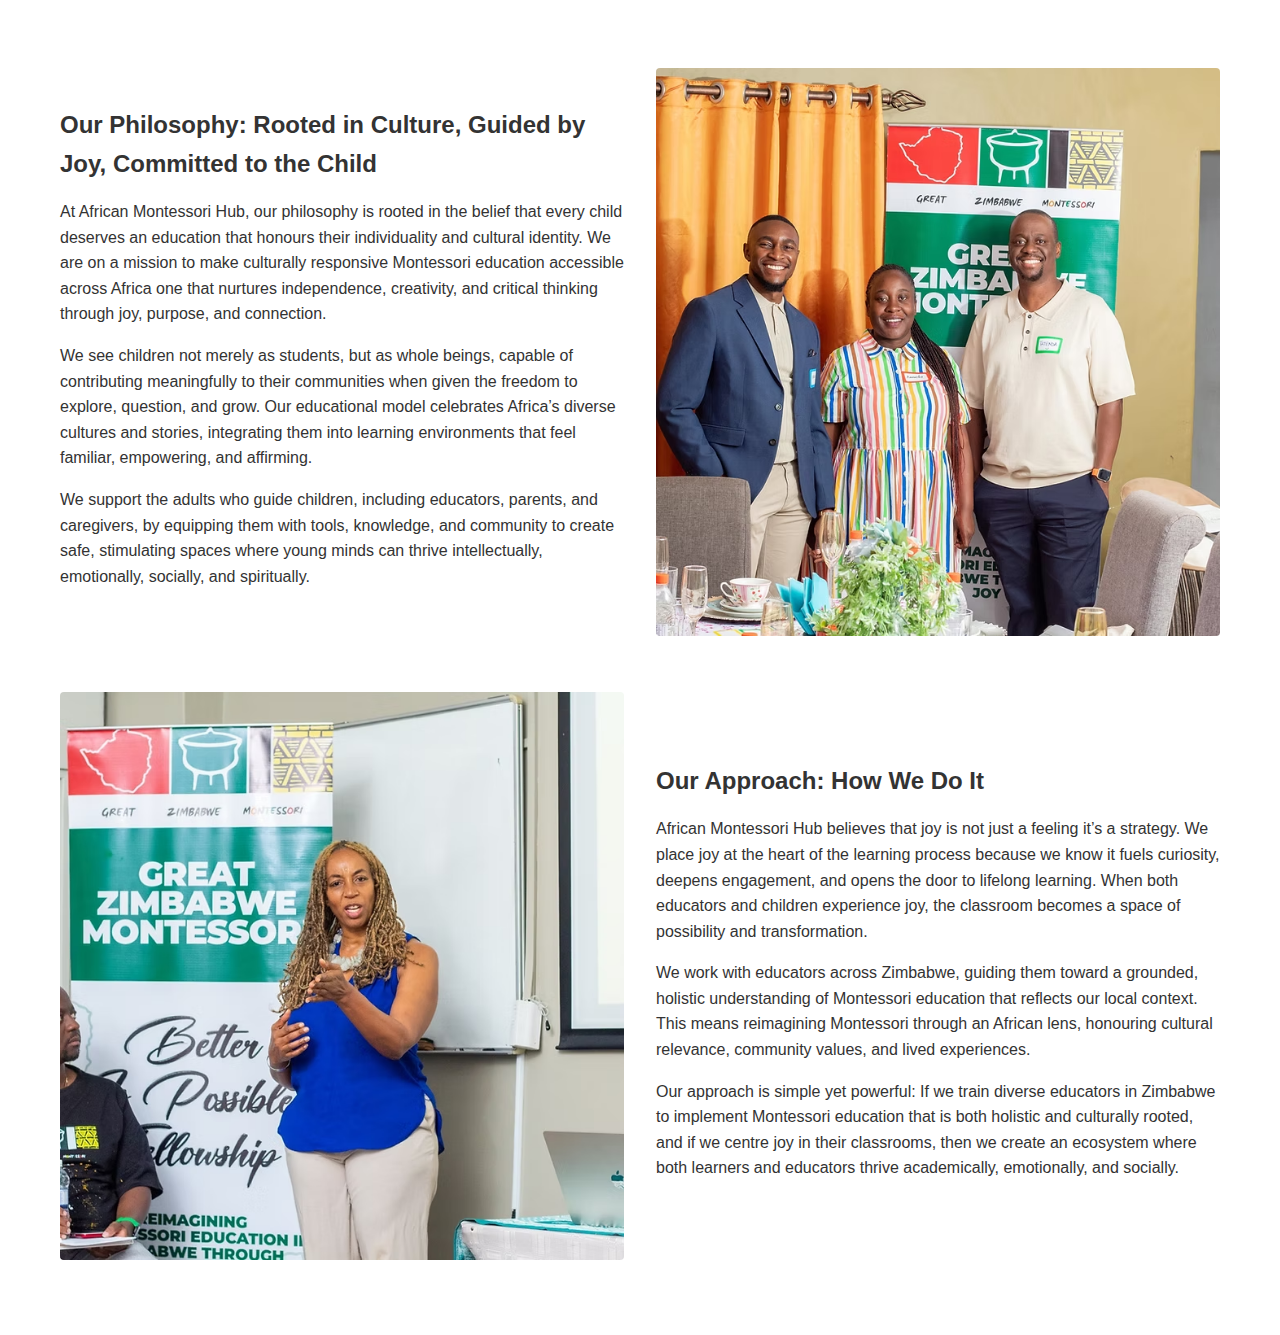
<file: about-page-demo.html>
<!DOCTYPE html>
<html lang="en">
<head>
    <meta charset="UTF-8">
    <meta name="viewport" content="width=device-width, initial-scale=1.0">
    <title>Bio Layout</title>
    <style>
        /* Base styles */
        * {
            margin: 0;
            padding: 0;
            box-sizing: border-box;
        }

        body {
            font-family: 'Segoe UI', Tahoma, Geneva, Verdana, sans-serif;
            line-height: 1.6;
            color: #333;
            max-width: 1200px;
            margin: 0 auto;
            padding: 20px;
        }

        h1 {
            font-size: 1.8rem;
            margin-bottom: 1rem;
        }

        h2 {
            font-size: 1.5rem;
            margin-bottom: 1rem;
        }

        p {
            margin-bottom: 1rem;
        }

        .italicD {
            font-style: italic;
        }

        /* Bio section styles */
        .bio-sectionD {
            display: flex;
            flex-direction: row;
            margin: 3rem 0;
            gap: 2rem;
            align-items: center;
        }

        .bio-contentD {
            flex: 1;
        }

        .bio-imageD {
            flex: 1;
            text-align: center;
        }

        .bio-imageD img {
            max-width: 100%;
            height: auto;
            border-radius: 4px;
        }

        /* Reverse layout for second section */
        .bio-sectionD.reverseD {
            flex-direction: row-reverse;
        }

        /* Responsive styles */
        @media (max-width: 768px) {
            .bio-sectionD, .bio-sectionD.reverseD {
                flex-direction: column;
            }

            .bio-contentD, .bio-imageD {
                width: 100%;
            }

            h1 {
                font-size: 1.5rem;
            }

            h2 {
                font-size: 1.3rem;
            }
        }
    </style>
</head>
<body>
    
    <!-- First bio section - Text on left, Image on right -->
    <section class="bio-sectionD">
        <div class="bio-contentD">
            <h2>Our Philosophy: Rooted in Culture, Guided by Joy, Committed to the Child</h2>
            
            <p>At African Montessori Hub, our philosophy is rooted in the belief that every child deserves an education that honours their individuality and cultural identity. We are on a mission to make culturally responsive Montessori education accessible across Africa one that nurtures independence, creativity, and critical thinking through joy, purpose, and connection.</p>
            
            <p>We see children not merely as students, but as whole beings, capable of contributing meaningfully to their communities when given the freedom to explore, question, and grow. Our educational model celebrates Africa’s diverse cultures and stories, integrating them into learning environments that feel familiar, empowering, and affirming.</p>
             <p>We support the adults who guide children, including educators, parents, and caregivers, by equipping them with tools, knowledge, and community to create safe, stimulating spaces where young minds can thrive intellectually, emotionally, socially, and spiritually.

             </p>
          </div>
        <div class="bio-imageD">
            <img src="img/about1.avif" alt="Portrait of a person in red overalls">
        </div>
    </section>

    <!-- Second bio section - Image on left, Text on right -->
    <section class="bio-sectionD reverseD">
        <div class="bio-contentD">
            <h2>Our Approach: How We Do It</h2>
            
            <p>African Montessori Hub believes that joy is not just a feeling it’s a strategy. We place joy at the heart of the learning process because we know it fuels curiosity, deepens engagement, and opens the door to lifelong learning. When both educators and children experience joy, the classroom becomes a space of possibility and transformation.</p>
            
            <p>We work with educators across Zimbabwe, guiding them toward a grounded, holistic understanding of Montessori education that reflects our local context. This means reimagining Montessori through an African lens, honouring cultural relevance, community values, and lived experiences.</p>
            
            <p>Our approach is simple yet powerful:
              If we train diverse educators in Zimbabwe to implement Montessori education that is both holistic and culturally rooted, and if we centre joy in their classrooms, then we create an ecosystem where both learners and educators thrive academically, emotionally, and socially.</p>
        </div>
        <div class="bio-imageD">
            <img src="img/about2.avif" alt="Person teaching in a classroom setting">
        </div>
    </section>
</body>
</html>
</file>
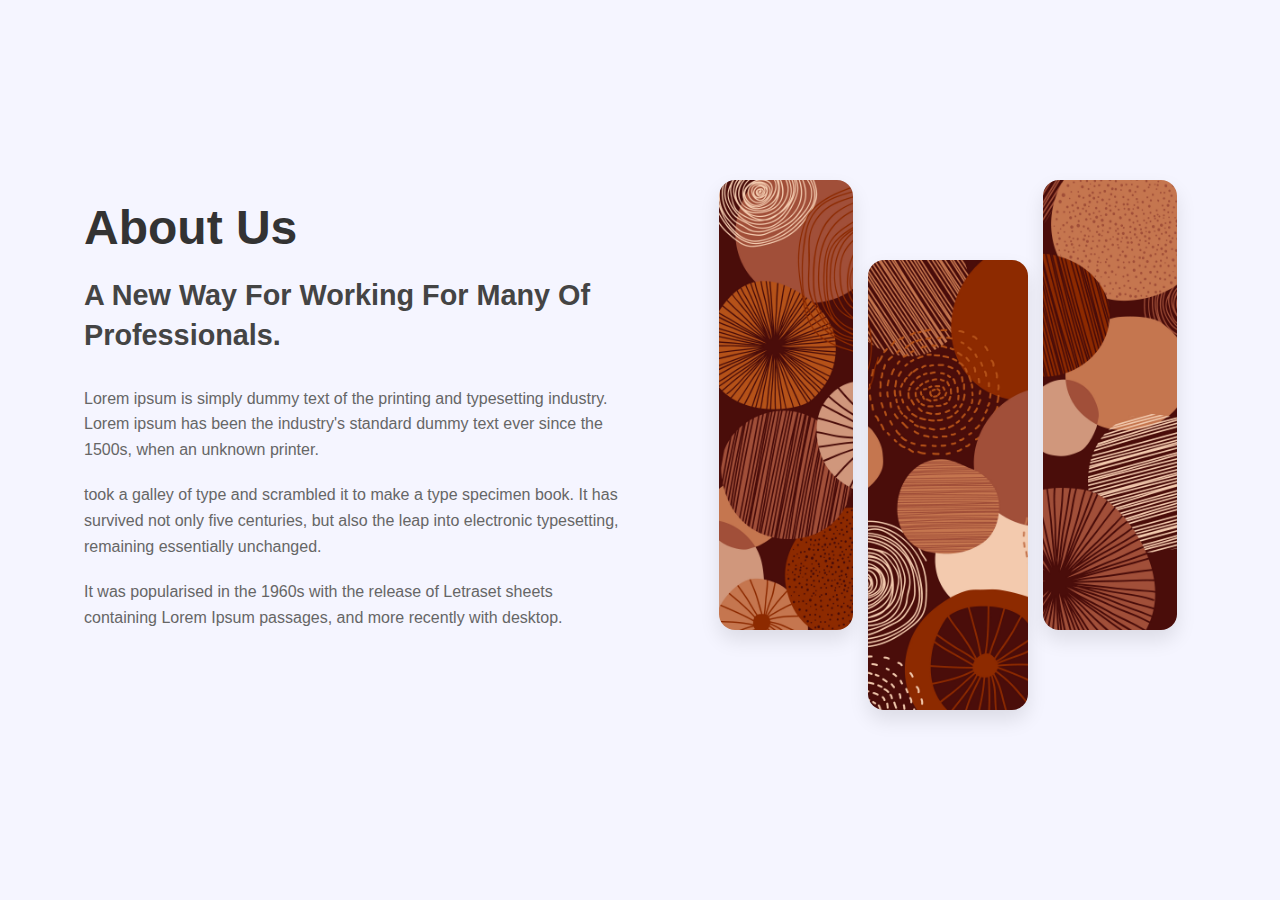
<file: about1.html>
<!DOCTYPE html>
<html lang="en">
<head>
    <meta charset="UTF-8">
    <meta name="viewport" content="width=device-width, initial-scale=1.0">
    <title>About Us</title>
    <style>
        * {
            margin: 0;
            padding: 0;
            box-sizing: border-box;
            font-family: 'Segoe UI', Tahoma, Geneva, Verdana, sans-serif;
        }

        body {
            min-height: 100vh;
            display: flex;
            justify-content: center;
            align-items: center;
            background-color: #f5f5ff;
            position: relative;
            overflow-x: hidden;
        }



        .containerA {
            width: 90%;
            max-width: 1200px;
            margin: 40px auto;
            display: flex;
            flex-direction: column;
            gap: 40px;
        }

        .content-sectionA {
            display: flex;
            flex-direction: column;
            gap: 40px;
        }

        .text-contentA {
            flex: 1;
            padding: 20px;
        }

        .image-contentA {
            flex: 1;
            display: flex;
            gap: 15px;
            justify-content: center;
            align-items: flex-start; /* Align items to the top */
            height: 500px; /* Increased height to accommodate the lowered middle pane */
        }

        .image-sliceA {
            height: 450px;
            border-radius: 16px;
            overflow: hidden;
            box-shadow: 0 10px 20px rgba(0, 0, 0, 0.1);
        }

        .slice-1A, .slice-3A {
            width: 25%;
        }

        .slice-2A {
            width: 30%;
            margin-top: 80px; /* This lowers the middle pane */
        }

        .image-sliceA img {
            width: 100%;
            height: 100%;
            object-fit: cover;
            object-position: center;
        }

        h1 {
            font-size: 3rem;
            color: #333;
            margin-bottom: 20px;
        }

        h2 {
            font-size: 1.8rem;
            color: #444;
            margin-bottom: 30px;
            line-height: 1.4;
        }

        p {
            color: #666;
            line-height: 1.6;
            margin-bottom: 20px;
        }

       
        /* Responsive design */
        @media (min-width: 768px) {
            .content-sectionA {
                flex-direction: row;
            }
        }

        @media (max-width: 767px) {
            .image-contentA {
                height: 400px;
            }
            
            .image-sliceA {
                height: 350px;
            }
            
            .slice-2A {
                margin-top: 30px; /* Reduced offset on smaller screens */
            }
            
            h1 {
                font-size: 2.5rem;
            }
            
            h2 {
                font-size: 1.5rem;
            }
        }

        @media (max-width: 480px) {
            .image-contentA {
                height: 300px;
            }
            
            .image-sliceA {
                height: 250px;
            }
            
            .slice-2A {
                margin-top: 20px; /* Even smaller offset on mobile */
            }
            
            h1 {
                font-size: 2rem;
            }
            
            h2 {
                font-size: 1.2rem;
            }
            
            .slice-1A, .slice-3A {
                width: 30%;
            }
            
            .slice-2A {
                width: 35%;
            }
        }
    </style>
</head>
<body>
    
    <div class="containerA">
        <div class="content-sectionA">
            <div class="text-contentA">
                <h1>About Us</h1>
                <h2>A New Way For Working For Many Of Professionals.</h2>
                <p>
                    Lorem ipsum is simply dummy text of the printing and typesetting industry.
                    Lorem ipsum has been the industry's standard dummy
                    text ever since the 1500s, when an unknown printer.
                </p>
                <p>
                    took a galley of type and scrambled it to make a type specimen book. It has
                    survived not only five centuries, but also the leap into electronic typesetting,
                    remaining essentially unchanged.
                </p>
                <p>
                    It was popularised in the 1960s with the release of Letraset sheets containing
                    Lorem Ipsum passages, and more recently with desktop.
                </p>
            </div>
            <div class="image-contentA">
                <div class="image-sliceA slice-1A">
                    <img src="img/motif1.jpg" alt="Mosque left section" style="object-position: left">
                </div>
                <div class="image-sliceA slice-2A">
                    <img src="img/motif1.jpg" alt="Mosque middle section" style="object-position: center">
                </div>
                <div class="image-sliceA slice-3A">
                    <img src="img/motif1.jpg" alt="Mosque right section" style="object-position: right">
                </div>
            </div>
        </div>
        <div class="footer">
            
        </div>
    </div>
</body>
</html>
</file>
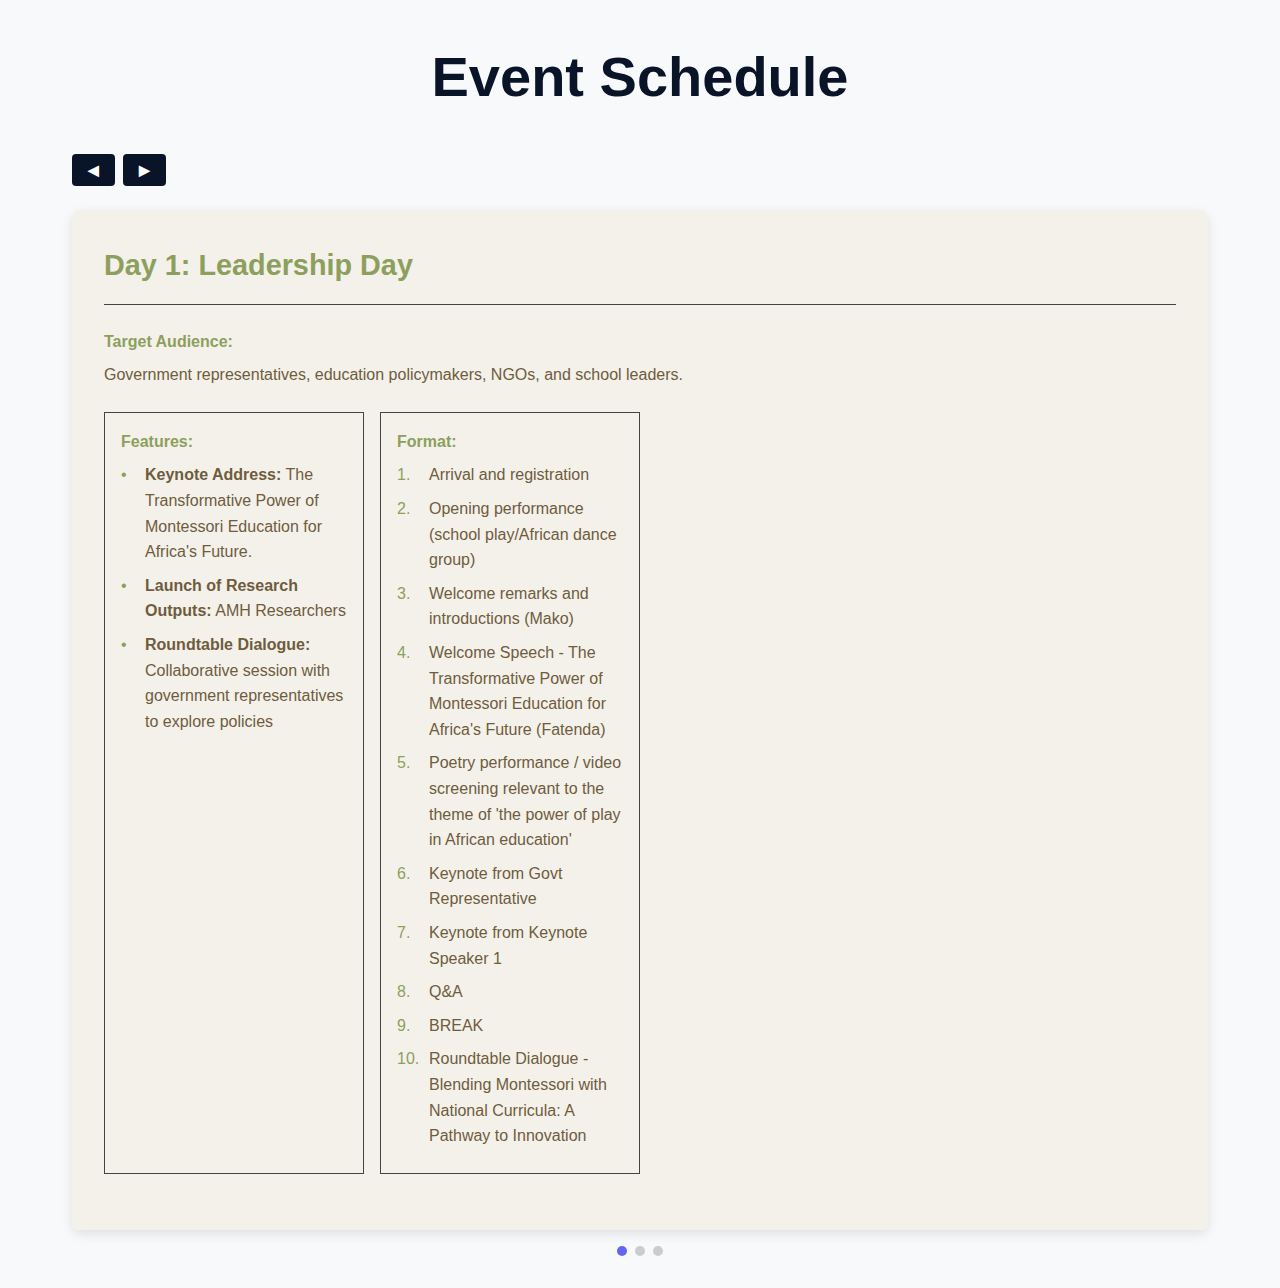
<file: conf2.html>
<!DOCTYPE html>
<html lang="en">
<head>
    <meta charset="UTF-8">
    <meta name="viewport" content="width=device-width, initial-scale=1.0">
    <title>Event Schedule</title>
    <style>
        /* Base styles */
        * {
            margin: 0;
            padding: 0;
            box-sizing: border-box;
            font-family: 'Segoe UI', Tahoma, Geneva, Verdana, sans-serif;
        }

        body {
            background-color: #f8f9fa;
            color: #0a1429;
            line-height: 1.6;
        }

        .containerHH {
            max-width: 1200px;
            margin: 0 auto;
            padding: 2rem;
        }

        .headerHH {
            text-align: center;
            margin-bottom: 2rem;
        }

        .headerHH h1 {
            font-size: 3.5rem;
            font-weight: 800;
            color: #0a1429;
            margin-bottom: 1rem;
        }

        .controlsHH {
            display: flex;
            justify-content: space-between;
            align-items: center;
            margin-bottom: 1.5rem;
        }

        .nav-buttonsHH {
            display: flex;
            gap: 0.5rem;
        }

        .nav-btnHH, .view-btnHH {
            background-color: #0a1429;
            color: white;
            border: none;
            padding: 0.5rem 1rem;
            cursor: pointer;
            font-weight: 600;
            border-radius: 4px;
            font-size: 0.9rem;
        }

        .nav-btnHH:hover, .view-btnHH:hover {
            background-color: #1a2b4a;
        }

        .today-btnHH {
            background-color: #0a1429;
        }

        .month-displayHH {
            font-size: 1.5rem;
            font-weight: 700;
            color: #0a1429;
        }

        .view-optionsHH {
            display: flex;
            gap: 0.5rem;
        }

        .view-btnHH {
            background-color: #0a1429;
        }

        .view-btnHH.active {
            background-color: #6366f1;
        }

        .carousel-containerHH {
            position: relative;
            overflow: hidden;
            border-radius: 8px;
            box-shadow: 0 4px 12px rgba(0, 0, 0, 0.1);
            background-color: #fff;
        }

        .carouselHH {
            display: flex;
            transition: transform 0.5s ease;
        }

        .carousel-slideHH {
            min-width: 100%;
            padding: 2rem;
            background-color: #f4f1ea;
            color: #6e5c3d;
        }

        .carousel-indicatorsHH {
            display: flex;
            justify-content: center;
            gap: 0.5rem;
            margin-top: 1rem;
        }

        .indicatorHH {
            width: 10px;
            height: 10px;
            border-radius: 50%;
            background-color: #ccc;
            cursor: pointer;
        }

        .indicatorHH.active {
            background-color: #6366f1;
        }

        .day-headerHH {
            display: flex;
            justify-content: space-between;
            margin-bottom: 1.5rem;
            border-bottom: 1px solid #444;
            padding-bottom: 1rem;
        }

        .day-titleHH {
            font-size: 1.8rem;
            font-weight: 700;
            color: #8d9f5d;
        }

        .audience-sectionHH {
            margin-bottom: 1.5rem;
        }

        .section-titleHH {
            font-weight: 700;
            margin-bottom: 0.5rem;
            color: #8d9f5d;
        }

        .content-gridHH {
            display: grid;
            grid-template-columns: 1fr 1fr 2fr;
            gap: 1rem;
            margin-bottom: 1.5rem;
        }

        .content-cellHH {
            border: 1px solid #444;
            padding: 1rem;
        }

        .feature-listHH, .format-listHH {
            list-style-type: none;
        }

        .feature-listHH li, .format-listHH li {
            margin-bottom: 0.5rem;
            position: relative;
            padding-left: 1.5rem;
        }

        .feature-listHH li:before, .format-listHH li:before {
            content: "•";
            position: absolute;
            left: 0;
            color: #8d9f5d;
        }

        .format-listHH {
            counter-reset: item;
        }

        .format-listHH li {
            counter-increment: item;
            padding-left: 2rem;
        }

        .format-listHH li:before {
            content: counter(item) ".";
            position: absolute;
            left: 0;
            color: #8d9f5d;
        }

        @media (max-width: 768px) {
            .headerHH h1 {
                font-size: 2.5rem;
            }

            .controlsHH {
                flex-direction: column;
                gap: 1rem;
            }

            .content-gridHH {
                grid-template-columns: 1fr;
            }
        }
    </style>
</head>
<body>
    <div class="containerHH">
        <div class="headerHH">
            <h1>Event Schedule</h1>
        </div>

        <div class="controlsHH">
            <div class="nav-buttonsHH">
                <button class="nav-btnHH prev-btnHH">&#9664;</button>
                <button class="nav-btnHH next-btnHH">&#9654;</button>
            </div>
        </div>

        <div class="carousel-containerHH">
            <div class="carouselHH">
                <div class="carousel-slideHH">
                    <div class="day-headerHH">
                        <div class="day-titleHH">Day 1: Leadership Day</div>
                    </div>

                    <div class="audience-sectionHH">
                        <div class="section-titleHH">Target Audience:</div>
                        <p>Government representatives, education policymakers, NGOs, and school leaders.</p>
                    </div>

                    <div class="content-gridHH">
                        <div class="content-cellHH">
                            <div class="section-titleHH">Features:</div>
                            <ul class="feature-listHH">
                                <li><strong>Keynote Address:</strong> The Transformative Power of Montessori Education for Africa's Future.</li>
                                <li><strong>Launch of Research Outputs:</strong> AMH Researchers</li>
                                <li><strong>Roundtable Dialogue:</strong> Collaborative session with government representatives to explore policies</li>
                            </ul>
                        </div>

                        <div class="content-cellHH">
                            <div class="section-titleHH">Format:</div>
                            <ol class="format-listHH">
                                <li>Arrival and registration</li>
                                <li>Opening performance (school play/African dance group)</li>
                                <li>Welcome remarks and introductions (Mako)</li>
                                <li>Welcome Speech - The Transformative Power of Montessori Education for Africa's Future (Fatenda)</li>
                                <li>Poetry performance / video screening relevant to the theme of 'the power of play in African education'</li>
                                <li>Keynote from Govt Representative</li>
                                <li>Keynote from Keynote Speaker 1</li>
                                <li>Q&A</li>
                                <li>BREAK</li>
                                <li>Roundtable Dialogue - Blending Montessori with National Curricula: A Pathway to Innovation</li>
                            </ol>
                        </div>
                    </div>
                </div>

                <!-- Day 2 -->
                <div class="carousel-slideHH">
                  <div class="day-headerHH">
                      <div class="day-titleHH">Day 2: Learning Day</div>
                  </div>
                  
                  <div class="audience-sectionHH">
                      <div class="section-titleHH">Target Audience:</div>
                      <p>Montessori guides, teachers, researchers, and learners.</p>
                  </div>
                  
                  <div class="content-gridHH">
                      <div class="content-cellHH">
                          <div class="section-titleHH">Features:</div>
                          <ul class="feature-listHH">
                              <li>
                                  <strong>Workshops:</strong> Hands-on sessions focused on Montessori materials, child development, and classroom management.
                              </li>
                              <li>
                                  <strong>Marketplace of Ideas:</strong> Exhibition booths featuring Montessori materials, resources, and innovations in education.
                              </li>
                          </ul>
                      </div>
                      
                      <div class="content-cellHH">
                          <div class="section-titleHH">Workshop Topics:</div>
                          <p>A cornucopia of 3-4 workshops offering distinct topics that will explore different topics of interest:</p>
                          <ol class="format-listHH">
                              <li>A topic on play and child development</li>
                              <li>A topic on the deeper meanings of the Montessori materials</li>
                              <li>A topic on protecting children in play spaces</li>
                              <li>A topic on innovation in education</li>
                          </ol>
                      </div>
                      
                      <div class="content-cellHH">
                          <div class="section-titleHH">Exhibition:</div>
                          <p>Bippers Exhibits and other exhibitors showcasing Montessori materials, resources, and innovations in education.</p>
                      </div>
                  </div>
              </div>
              
              <!-- Day 3 -->
              <div class="carousel-slideHH">
                  <div class="day-headerHH">
                      <div class="day-titleHH">Day 3: Day-Dreaming Day</div>
                  </div>
                  
                  <div class="audience-sectionHH">
                      <div class="section-titleHH">Target Audience:</div>
                      <p>All participants, with a focus on celebrating success and envisioning the future.</p>
                  </div>
                  
                  <div class="content-gridHH">
                      <div class="content-cellHH">
                          <div class="section-titleHH">Features:</div>
                          <ul class="feature-listHH">
                              <li>
                                  <strong>TED-Style Talks:</strong> Inspiring presentations from African and global leaders, educators, and innovators.
                              </li>
                              <li>
                                  <strong>Brainstorming Session:</strong> Collaborative ideation on scaling Montessori education and addressing challenges in implementation.
                              </li>
                              <li>
                                  <strong>Awards Ceremony:</strong> Recognizing pioneers and contributors to Montessori education on the continent.
                              </li>
                          </ul>
                      </div>
                      
                      <div class="content-cellHH">
                          <div class="section-titleHH">Speakers:</div>
                          <p>Proposed speakers include Nicole Bergeron, Dr Ayize, Vee Kativhu and others who will share inspiring presentations on Montessori education and its impact.</p>
                      </div>
                      
                      <div class="content-cellHH">
                          <div class="section-titleHH">Collaborative Session:</div>
                          <p>A co-creation session for the most pressing challenges teachers are facing, with a focus on developing actionable solutions and future initiatives.</p>
                      </div>
                  </div>
              </div>
          </div>
          
            </div>

            <div class="carousel-indicatorsHH">
                <div class="indicatorHH active" data-index="0"></div>
                <div class="indicatorHH" data-index="1"></div>
                <div class="indicatorHH" data-index="2"></div>
            </div>
        </div>
    </div>

    <script>
        document.addEventListener('DOMContentLoaded', function() {
            const carousel = document.querySelector('.carouselHH');
            const slides = document.querySelectorAll('.carousel-slideHH');
            const indicators = document.querySelectorAll('.indicatorHH');
            const prevBtn = document.querySelector('.prev-btnHH');
            const nextBtn = document.querySelector('.next-btnHH');

            let currentIndex = 0;
            const slideWidth = 100;

            function updateCarousel() {
                carousel.style.transform = `translateX(-${currentIndex * slideWidth}%)`;
                indicators.forEach((indicator, index) => {
                    indicator.classList.toggle('active', index === currentIndex);
                });
            }

            prevBtn.addEventListener('click', function() {
                currentIndex = (currentIndex === 0) ? slides.length - 1 : currentIndex - 1;
                updateCarousel();
            });

            nextBtn.addEventListener('click', function() {
                currentIndex = (currentIndex === slides.length - 1) ? 0 : currentIndex + 1;
                updateCarousel();
            });

            indicators.forEach(indicator => {
                indicator.addEventListener('click', function() {
                    currentIndex = parseInt(this.getAttribute('data-index'));
                    updateCarousel();
                });
            });

            const viewBtns = document.querySelectorAll('.view-btnHH');
            viewBtns.forEach(btn => {
                btn.addEventListener('click', function() {
                    viewBtns.forEach(b => b.classList.remove('active'));
                    this.classList.add('active');
                });
            });

            const todayBtn = document.querySelector('.today-btnHH');
            if (todayBtn) {
                todayBtn.addEventListener('click', function() {
                    currentIndex = 0;
                    updateCarousel();
                });
            }
        });
    </script>
</body>
</html>
</file>
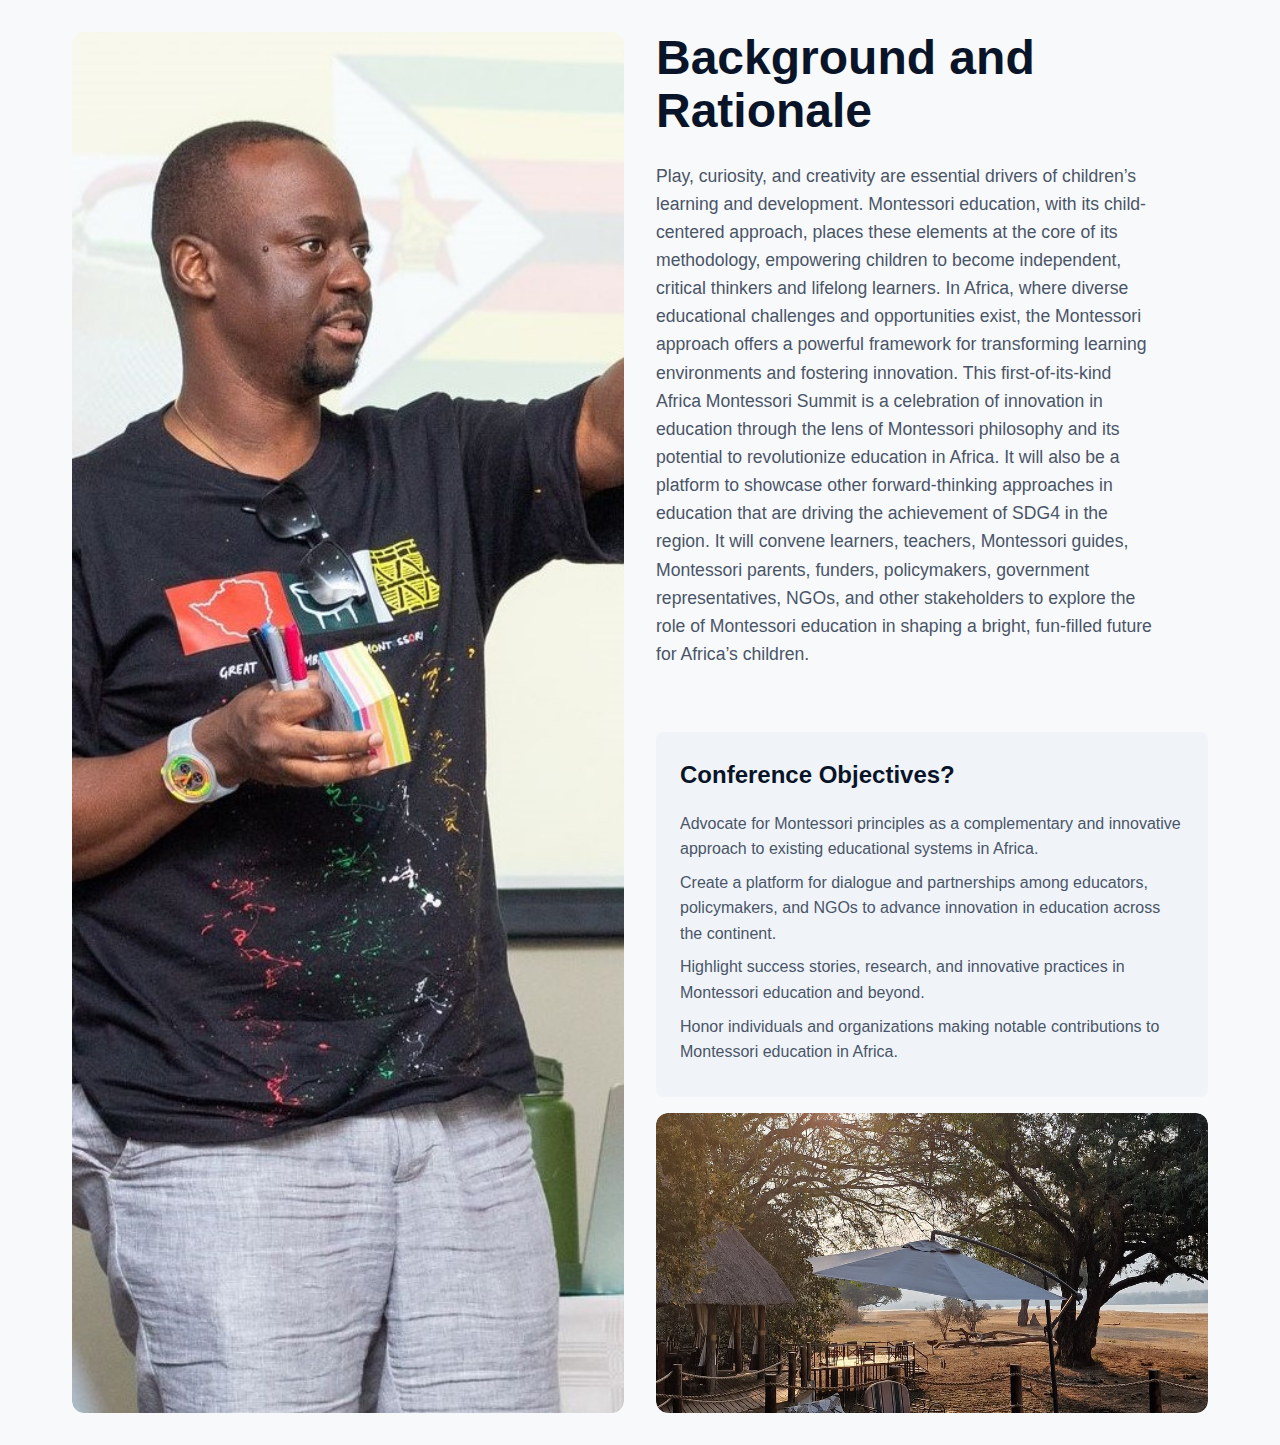
<file: conference_demo.html>
<!DOCTYPE html>
<html lang="en">
<head>
    <meta charset="UTF-8">
    <meta name="viewport" content="width=device-width, initial-scale=1.0">
    <title>Tech Startup Conference 2021</title>
    <style>
        * {
            margin: 0;
            padding: 0;
            box-sizing: border-box;
            font-family: 'Segoe UI', Tahoma, Geneva, Verdana, sans-serif;
        }

        body {
            background-color: #f8f9fa;
            color: #0a1429;
            line-height: 1.6;
        }

        .containerL {
            max-width: 1200px;
            margin: 0 auto;
            padding: 2rem;
        }

        .conference-sectionL {
            display: flex;
            flex-direction: column;
            gap: 2rem;
        }

        @media (min-width: 768px) {
            .conference-sectionL {
                flex-direction: row;
                align-items: stretch;
            }
        }

        .city-image-containerL {
            flex: 1;
            position: relative;
            border-radius: 12px;
            overflow: hidden;
            min-height: 300px;
        }

        .city-imageL {
            width: 100%;
            height: 100%;
            object-fit: cover;
            display: block;
            border-radius: 12px;
        }

        .conference-contentL {
            flex: 1;
            display: flex;
            flex-direction: column;
            justify-content: space-between;
        }

        .conference-titleL {
            font-size: 3rem;
            font-weight: 800;
            color: #0a1429;
            margin-bottom: 1.5rem;
            line-height: 1.1;
        }

        .conference-descriptionL {
            font-size: 1.1rem;
            color: #4a5568;
            margin-bottom: 2rem;
            max-width: 90%;
        }

        .attendee-image-containerL {
            position: relative;
            border-radius: 12px;
            overflow: hidden;
            margin-top: 1rem;
            height: 300px;
        }

        .attendee-imageL {
            width: 100%;
            height: 100%;
            object-fit: cover;
            display: block;
            border-radius: 12px;
        }

        .additional-textL {
            margin-top: 2rem;
            padding: 1.5rem;
            background-color: #f0f4f8;
            border-radius: 8px;
        }

        .additional-textL h3 {
            font-size: 1.5rem;
            margin-bottom: 1rem;
            color: #0a1429;
        }

        .additional-textL p {
            font-size: 1rem;
            color: #4a5568;
            margin-bottom: 0.5rem;
        }

        @media (max-width: 767px) {
            .conference-titleL {
                font-size: 2.5rem;
            }

            .conference-descriptionL {
                max-width: 100%;
            }

            .city-image-containerL,
            .attendee-image-containerL {
                height: 250px;
            }
        }
    </style>
</head>
<body>
    <div class="containerL">
        <section class="conference-sectionL">
            <div class="city-image-containerL">
                <img src="img/1-6-copy.jpg" alt="City skyline at night" class="city-imageL">
            </div>

            <div class="conference-contentL">
                <h1 class="conference-titleL">Background and Rationale</h1>

                <p class="conference-descriptionL">
                    Play, curiosity, and creativity are essential drivers of children’s learning and development. Montessori education, with its child-centered approach, places these elements at the core of its methodology, empowering children to become independent, critical thinkers and lifelong learners. In Africa, where diverse educational challenges and opportunities exist, the Montessori approach offers a powerful framework for transforming learning environments and fostering innovation. This first-of-its-kind Africa Montessori Summit is a celebration of innovation in education through the lens of Montessori philosophy and its potential to revolutionize education in Africa. It will also be a platform to showcase other forward-thinking approaches in education that are driving the achievement of SDG4 in the region. It will convene learners, teachers, Montessori guides, Montessori parents, funders, policymakers, government representatives, NGOs, and other stakeholders to explore the role of Montessori education in shaping a bright, fun-filled future for Africa’s children.
                </p>

                <div class="additional-textL">
                    <h3>Conference Objectives?</h3>
                    <p>Advocate for Montessori principles as a complementary and innovative approach to existing educational systems in Africa.</p>
                    <p>Create a platform for dialogue and partnerships among educators, policymakers, and NGOs to advance innovation in education across the continent.</p>
                    <p>Highlight success stories, research, and innovative practices in Montessori education and beyond.</p>
                    <p>Honor individuals and organizations making notable contributions to Montessori education in Africa.</p>
                </div>

                <div class="attendee-image-containerL">
                    <img src="img/mana1.jpg" alt="Conference attendees" class="attendee-imageL">
                </div>
            </div>
        </section>
    </div>
</body>
</html>
</file>
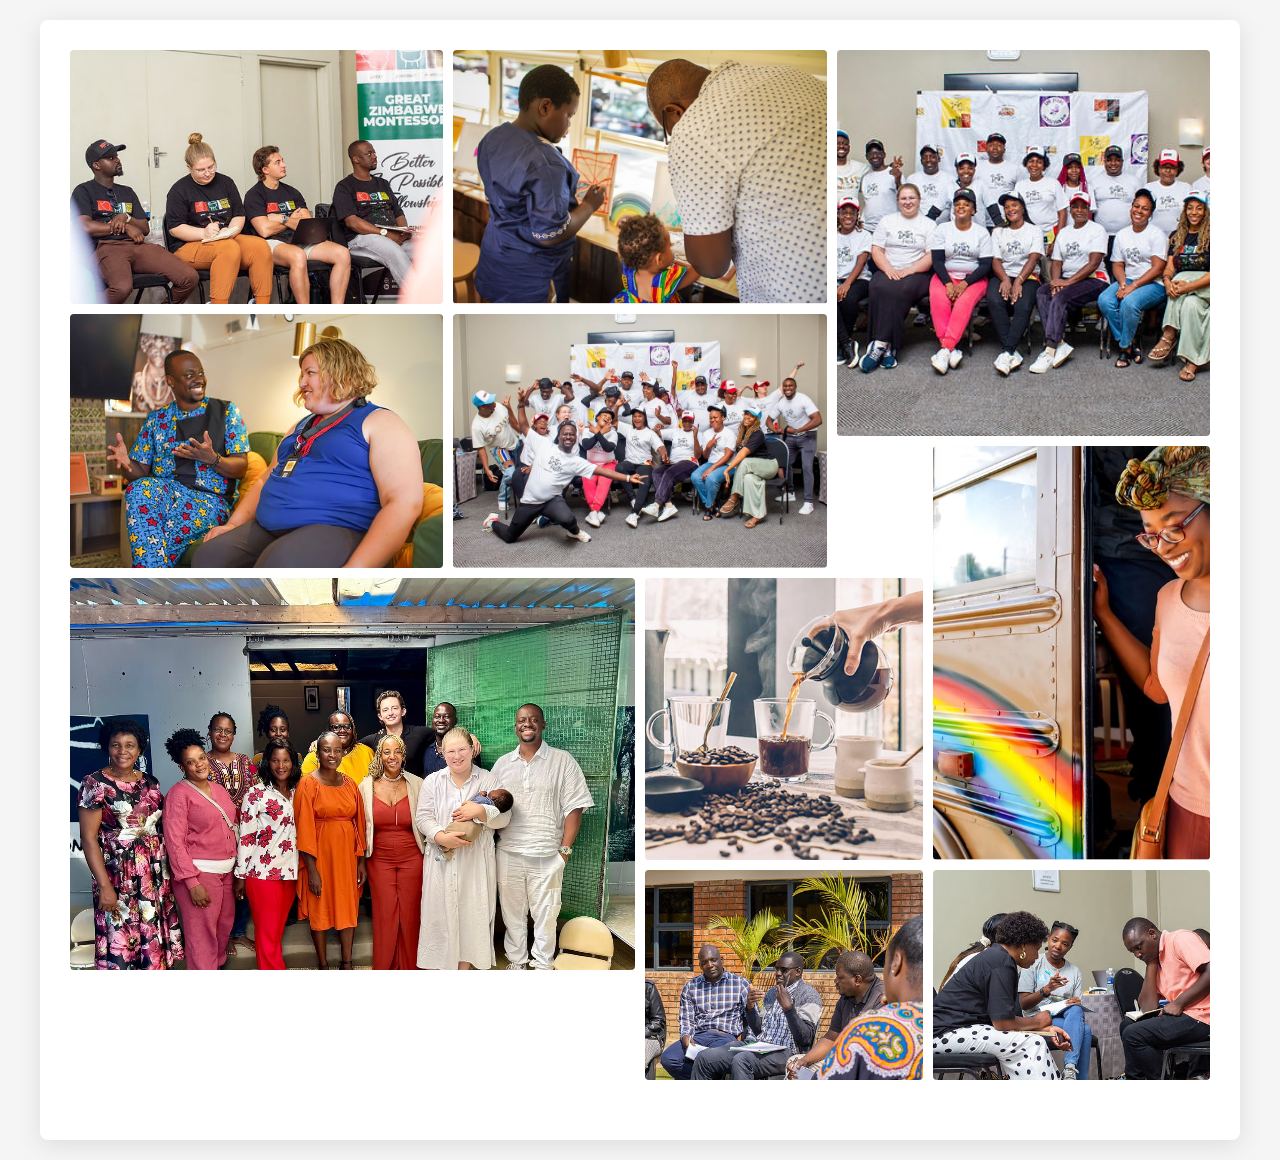
<file: images.html>
<!DOCTYPE html>
<html lang="en">
<head>
    <meta charset="UTF-8">
    <meta name="viewport" content="width=device-width, initial-scale=1.0">
    <title>THE WINE TAILS</title>
    <style>
      * {
          margin: 0;
          padding: 0;
          box-sizing: border-box;
          font-family: 'Montserrat', 'Segoe UI', sans-serif;
      }
  
      body {
          background-color: #f5f5f5;
          display: flex;
          justify-content: center;
          align-items: center;
          min-height: 100vh;
          padding: 20px;
      }
  
      .containerC {
          width: 100%;
          max-width: 1200px;
          background-color: white;
          box-shadow: 0 5px 25px rgba(0, 0, 0, 0.1);
          border-radius: 8px;
          overflow: hidden;
          padding: 30px;
      }
  
      header {
          display: flex;
          justify-content: space-between;
          align-items: center;
          margin-bottom: 30px;
      }
  
      .logoC {
          color: #b87a64;
          font-size: 24px;
          font-weight: 600;
          letter-spacing: 1px;
      }
  
      nav {
          display: flex;
          justify-content: center;
          margin-bottom: 30px;
      }
  
      .nav-linksC {
          display: flex;
          list-style: none;
      }
  
      .nav-linksC li {
          position: relative;
      }
  
      .nav-linksC a {
          text-decoration: none;
          color: #333;
          padding: 10px 30px;
          font-size: 16px;
          transition: color 0.3s;
      }
  
      .nav-linksC a:hover {
          color: #b87a64;
      }
  
      .nav-linksC li::after {
          content: '';
          position: absolute;
          bottom: -5px;
          left: 50%;
          transform: translateX(-50%);
          width: 50%;
          height: 2px;
          background-color: #b87a64;
          opacity: 0;
          transition: opacity 0.3s;
      }
  
      .nav-linksC li:hover::after {
          opacity: 1;
      }
  
      .nav-linksC li.activeC::after {
          opacity: 1;
      }
  
      .nav-linksC li.activeC a {
          color: #b87a64;
      }
  
      .gallery-gridC {
          display: grid;
          grid-template-columns: repeat(12, 1fr);
          grid-auto-rows: minmax(100px, auto);
          gap: 10px;
          margin-bottom: 30px;
      }
  
      .gallery-itemC {
          position: relative;
          overflow: hidden;
          border-radius: 4px;
          cursor: pointer;
      }
  
      .gallery-itemC img {
          width: 100%;
          height: 100%;
          object-fit: cover;
          transition: transform 0.5s;
      }
  
      .gallery-itemC:hover img {
          transform: scale(1.05);
      }
  
      .gallery-itemC::after {
          content: '';
          position: absolute;
          top: 0;
          left: 0;
          width: 100%;
          height: 100%;
          background: rgba(0, 0, 0, 0.2);
          opacity: 0;
          transition: opacity 0.3s;
      }
  
      .gallery-itemC:hover::after {
          opacity: 1;
      }
  
      .item-1C { grid-column: 1 / 5; grid-row: 1 / 3; }
      .item-2C { grid-column: 5 / 9; grid-row: 1 / 3; }
      .item-3C { grid-column: 9 / 13; grid-row: 1 / 4; }
      .item-4C { grid-column: 1 / 5; grid-row: 3 / 5; }
      .item-5C { grid-column: 5 / 9; grid-row: 3 / 5; }
      .item-6C { grid-column: 1 / 7; grid-row: 5 / 8; }
      .item-7C { grid-column: 7 / 10; grid-row: 5 / 7; }
      .item-8C { grid-column: 10 / 13; grid-row: 4 / 7; }
      .item-9C { grid-column: 7 / 10; grid-row: 7 / 9; }
      .item-10C { grid-column: 10 / 13; grid-row: 7 / 9; }
  
      .load-moreC {
          display: block;
          width: 150px;
          margin: 20px auto;
          padding: 12px 0;
          background-color: #b87a64;
          color: white;
          text-align: center;
          border: none;
          border-radius: 4px;
          cursor: pointer;
          font-size: 16px;
          transition: background-color 0.3s;
      }
  
      .load-moreC:hover {
          background-color: #a06a54;
      }
  
      @media (max-width: 992px) {
          .gallery-gridC {
              grid-template-columns: repeat(6, 1fr);
          }
  
          .item-1C { grid-column: 1 / 4; grid-row: 1 / 3; }
          .item-2C { grid-column: 4 / 7; grid-row: 1 / 3; }
          .item-3C { grid-column: 1 / 4; grid-row: 3 / 5; }
          .item-4C { grid-column: 4 / 7; grid-row: 3 / 5; }
          .item-5C { grid-column: 1 / 4; grid-row: 5 / 7; }
          .item-6C { grid-column: 4 / 7; grid-row: 5 / 8; }
          .item-7C { grid-column: 1 / 3; grid-row: 7 / 9; }
          .item-8C { grid-column: 3 / 5; grid-row: 7 / 9; }
          .item-9C { grid-column: 5 / 7; grid-row: 8 / 10; }
          .item-10C { grid-column: 1 / 5; grid-row: 9 / 11; }
      }
  
      @media (max-width: 768px) {
          .containerC {
              padding: 15px;
          }
  
          .gallery-gridC {
              grid-template-columns: repeat(2, 1fr);
              gap: 8px;
          }
  
          .item-1C, .item-2C, .item-3C, .item-4C, .item-5C,
          .item-6C, .item-7C, .item-8C, .item-9C, .item-10C {
              grid-column: auto;
              grid-row: auto;
          }
  
          .nav-linksC a {
              padding: 10px 15px;
              font-size: 14px;
          }
      }
  
      @media (max-width: 480px) {
          .logoC {
              font-size: 20px;
          }
  
          .nav-linksC {
              justify-content: center;
          }
  
          .nav-linksC a {
              padding: 8px 10px;
              font-size: 13px;
          }
  
          .gallery-gridC {
              grid-template-columns: 1fr;
          }
      }
  </style>
  </head>
  <body>
      <div class="containerC">
          <!-- Image Gallery Grid -->
          <div class="gallery-gridC">
              <div class="gallery-itemC item-1C"><img src="img/5.jpeg" alt="Woman with wine"></div>
              <div class="gallery-itemC item-2C"><img src="img/2.PNG" alt="Friends enjoying wine"></div>
              <div class="gallery-itemC item-3C"><img src="img/6.jpg" alt="Wine glass"></div>
              <div class="gallery-itemC item-4C"><img src="img/7.jpeg" alt="Wine and food"></div>
              <div class="gallery-itemC item-5C"><img src="img/1.PNG" alt="Woman in nature"></div>
              <div class="gallery-itemC item-6C"><img src="img/groupie.avif" alt="Woman drinking"></div>
              <div class="gallery-itemC item-7C"><img src="img/service-1.jpg" alt="Vineyard view"></div>
              <div class="gallery-itemC item-8C"><img src="img/8.PNG" alt="Wine picnic"></div>
              <div class="gallery-itemC item-9C"><img src="img/3.jpeg" alt="Winery"></div>
              <div class="gallery-itemC item-10C"><img src="img/4.jpeg" alt="Woman on swing"></div>
          </div>
      </div>
  </body>
  </html>
</file>
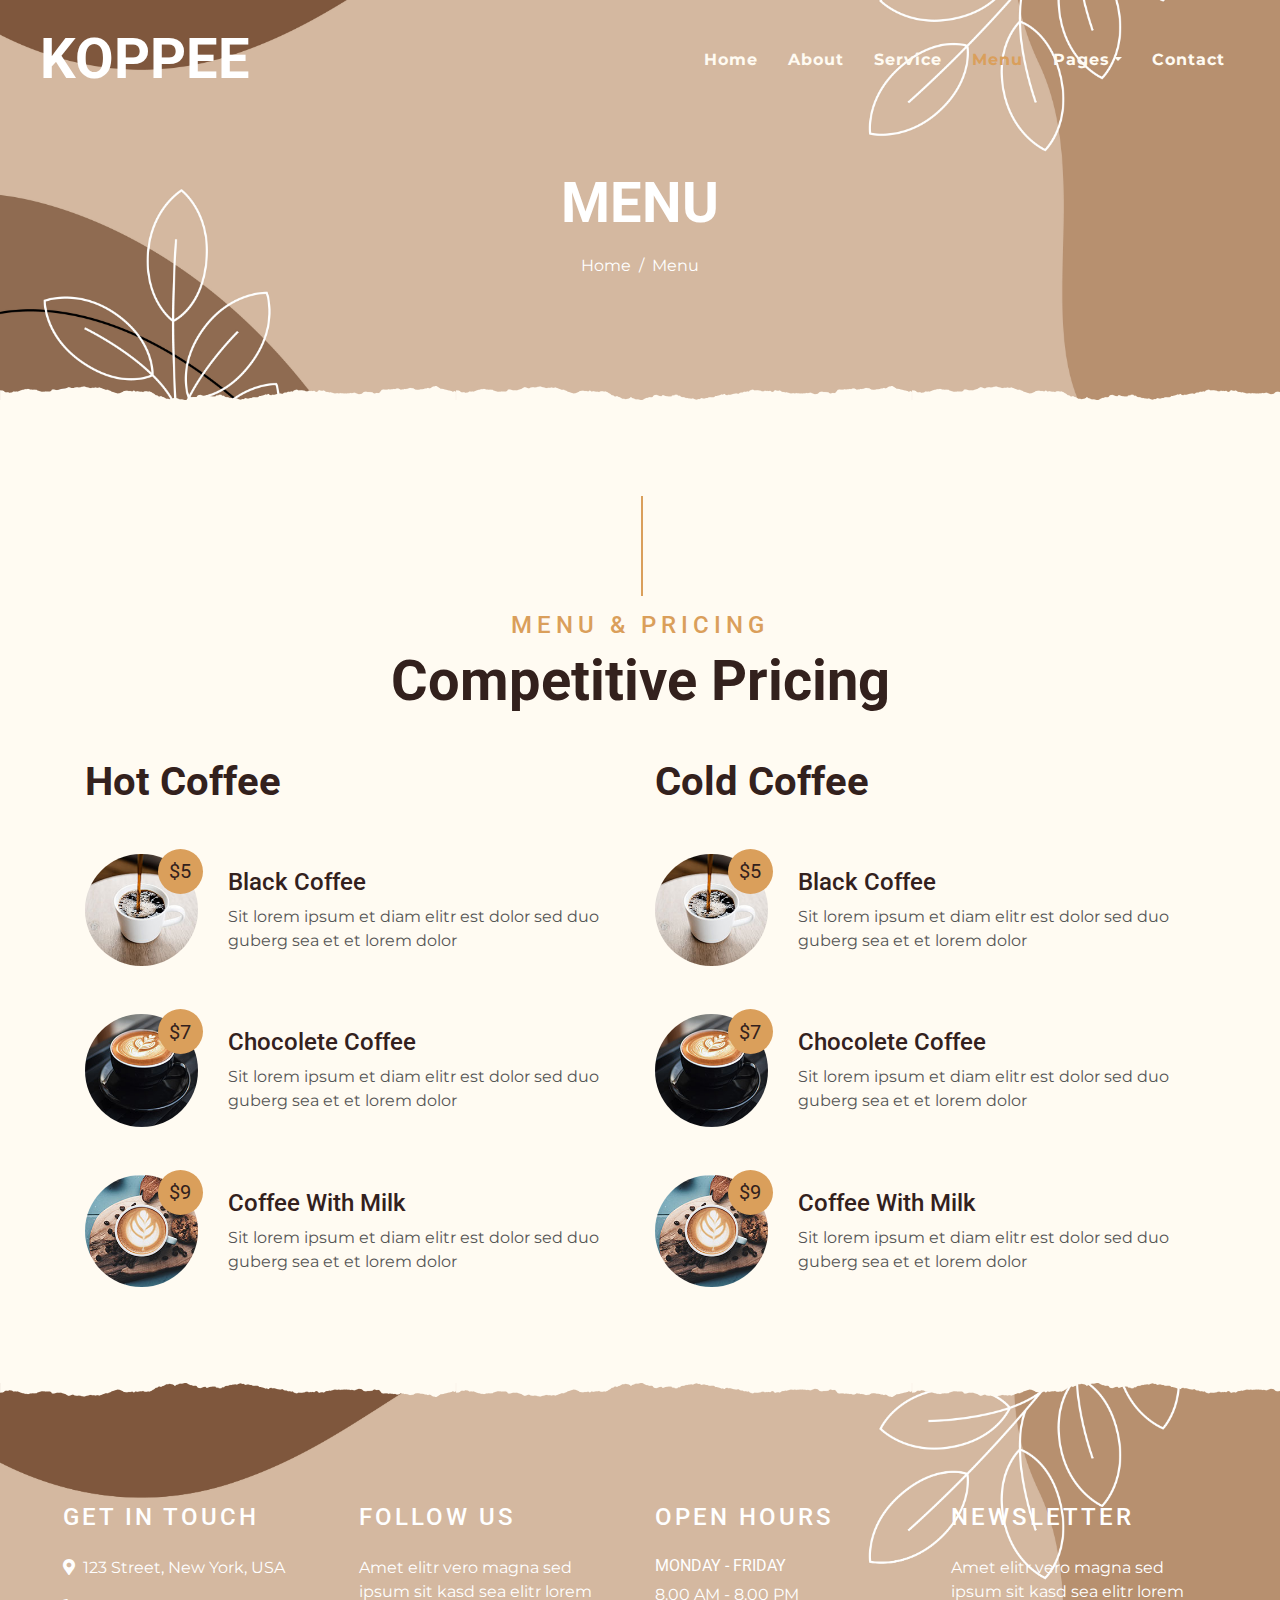
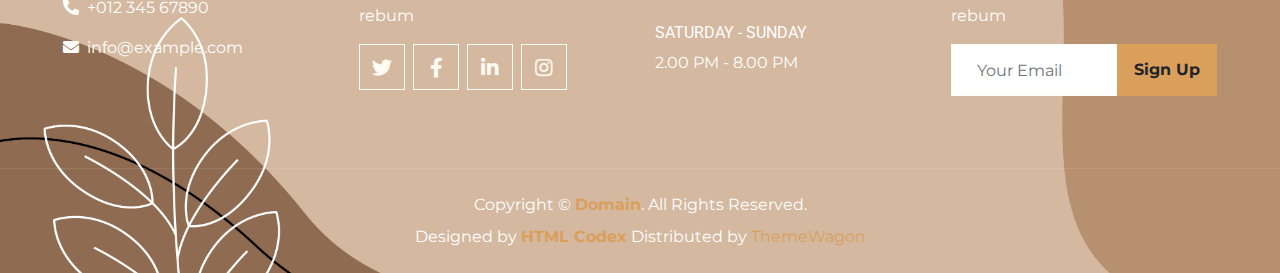
<file: menu.html>
<!DOCTYPE html>
<html lang="en">

<head>
    <meta charset="utf-8">
    <title>KOPPEE - Coffee Shop HTML Template</title>
    <meta content="width=device-width, initial-scale=1.0" name="viewport">
    <meta content="Free Website Template" name="keywords">
    <meta content="Free Website Template" name="description">

    <!-- Favicon -->
    <link href="img/favicon.ico" rel="icon">

    <!-- Google Font -->
    <link rel="preconnect" href="https://fonts.gstatic.com">
    <link href="https://fonts.googleapis.com/css2?family=Montserrat:wght@200;400&family=Roboto:wght@400;500;700&display=swap" rel="stylesheet"> 

    <!-- Font Awesome -->
    <link href="https://cdnjs.cloudflare.com/ajax/libs/font-awesome/5.10.0/css/all.min.css" rel="stylesheet">

    <!-- Libraries Stylesheet -->
    <link href="lib/owlcarousel/assets/owl.carousel.min.css" rel="stylesheet">
    <link href="lib/tempusdominus/css/tempusdominus-bootstrap-4.min.css" rel="stylesheet" />

    <!-- Customized Bootstrap Stylesheet -->
    <link href="css/style.min.css" rel="stylesheet">
</head>

<body>
    <!-- Navbar Start -->
    <div class="container-fluid p-0 nav-bar">
        <nav class="navbar navbar-expand-lg bg-none navbar-dark py-3">
            <a href="index.html" class="navbar-brand px-lg-4 m-0">
                <h1 class="m-0 display-4 text-uppercase text-white">KOPPEE</h1>
            </a>
            <button type="button" class="navbar-toggler" data-toggle="collapse" data-target="#navbarCollapse">
                <span class="navbar-toggler-icon"></span>
            </button>
            <div class="collapse navbar-collapse justify-content-between" id="navbarCollapse">
                <div class="navbar-nav ml-auto p-4">
                    <a href="index.html" class="nav-item nav-link">Home</a>
                    <a href="about.html" class="nav-item nav-link">About</a>
                    <a href="service.html" class="nav-item nav-link">Service</a>
                    <a href="menu.html" class="nav-item nav-link active">Menu</a>
                    <div class="nav-item dropdown">
                        <a href="#" class="nav-link dropdown-toggle" data-toggle="dropdown">Pages</a>
                        <div class="dropdown-menu text-capitalize">
                            <a href="reservation.html" class="dropdown-item">Reservation</a>
                            <a href="testimonial.html" class="dropdown-item">Testimonial</a>
                        </div>
                    </div>
                    <a href="contact.html" class="nav-item nav-link">Contact</a>
                </div>
            </div>
        </nav>
    </div>
    <!-- Navbar End -->


    <!-- Page Header Start -->
    <div class="container-fluid page-header mb-5 position-relative overlay-bottom">
        <div class="d-flex flex-column align-items-center justify-content-center pt-0 pt-lg-5" style="min-height: 400px">
            <h1 class="display-4 mb-3 mt-0 mt-lg-5 text-white text-uppercase">Menu</h1>
            <div class="d-inline-flex mb-lg-5">
                <p class="m-0 text-white"><a class="text-white" href="">Home</a></p>
                <p class="m-0 text-white px-2">/</p>
                <p class="m-0 text-white">Menu</p>
            </div>
        </div>
    </div>
    <!-- Page Header End -->


    <!-- Menu Start -->
    <div class="container-fluid pt-5">
        <div class="container">
            <div class="section-title">
                <h4 class="text-primary text-uppercase" style="letter-spacing: 5px;">Menu & Pricing</h4>
                <h1 class="display-4">Competitive Pricing</h1>
            </div>
            <div class="row">
                <div class="col-lg-6">
                    <h1 class="mb-5">Hot Coffee</h1>
                    <div class="row align-items-center mb-5">
                        <div class="col-4 col-sm-3">
                            <img class="w-100 rounded-circle mb-3 mb-sm-0" src="img/menu-1.jpg" alt="">
                            <h5 class="menu-price">$5</h5>
                        </div>
                        <div class="col-8 col-sm-9">
                            <h4>Black Coffee</h4>
                            <p class="m-0">Sit lorem ipsum et diam elitr est dolor sed duo guberg sea et et lorem dolor</p>
                        </div>
                    </div>
                    <div class="row align-items-center mb-5">
                        <div class="col-4 col-sm-3">
                            <img class="w-100 rounded-circle mb-3 mb-sm-0" src="img/menu-2.jpg" alt="">
                            <h5 class="menu-price">$7</h5>
                        </div>
                        <div class="col-8 col-sm-9">
                            <h4>Chocolete Coffee</h4>
                            <p class="m-0">Sit lorem ipsum et diam elitr est dolor sed duo guberg sea et et lorem dolor</p>
                        </div>
                    </div>
                    <div class="row align-items-center mb-5">
                        <div class="col-4 col-sm-3">
                            <img class="w-100 rounded-circle mb-3 mb-sm-0" src="img/menu-3.jpg" alt="">
                            <h5 class="menu-price">$9</h5>
                        </div>
                        <div class="col-8 col-sm-9">
                            <h4>Coffee With Milk</h4>
                            <p class="m-0">Sit lorem ipsum et diam elitr est dolor sed duo guberg sea et et lorem dolor</p>
                        </div>
                    </div>
                </div>
                <div class="col-lg-6">
                    <h1 class="mb-5">Cold Coffee</h1>
                    <div class="row align-items-center mb-5">
                        <div class="col-4 col-sm-3">
                            <img class="w-100 rounded-circle mb-3 mb-sm-0" src="img/menu-1.jpg" alt="">
                            <h5 class="menu-price">$5</h5>
                        </div>
                        <div class="col-8 col-sm-9">
                            <h4>Black Coffee</h4>
                            <p class="m-0">Sit lorem ipsum et diam elitr est dolor sed duo guberg sea et et lorem dolor</p>
                        </div>
                    </div>
                    <div class="row align-items-center mb-5">
                        <div class="col-4 col-sm-3">
                            <img class="w-100 rounded-circle mb-3 mb-sm-0" src="img/menu-2.jpg" alt="">
                            <h5 class="menu-price">$7</h5>
                        </div>
                        <div class="col-8 col-sm-9">
                            <h4>Chocolete Coffee</h4>
                            <p class="m-0">Sit lorem ipsum et diam elitr est dolor sed duo guberg sea et et lorem dolor</p>
                        </div>
                    </div>
                    <div class="row align-items-center mb-5">
                        <div class="col-4 col-sm-3">
                            <img class="w-100 rounded-circle mb-3 mb-sm-0" src="img/menu-3.jpg" alt="">
                            <h5 class="menu-price">$9</h5>
                        </div>
                        <div class="col-8 col-sm-9">
                            <h4>Coffee With Milk</h4>
                            <p class="m-0">Sit lorem ipsum et diam elitr est dolor sed duo guberg sea et et lorem dolor</p>
                        </div>
                    </div>
                </div>
            </div>
        </div>
    </div>
    <!-- Menu End -->


    <!-- Footer Start -->
    <div class="container-fluid footer text-white mt-5 pt-5 px-0 position-relative overlay-top">
        <div class="row mx-0 pt-5 px-sm-3 px-lg-5 mt-4">
            <div class="col-lg-3 col-md-6 mb-5">
                <h4 class="text-white text-uppercase mb-4" style="letter-spacing: 3px;">Get In Touch</h4>
                <p><i class="fa fa-map-marker-alt mr-2"></i>123 Street, New York, USA</p>
                <p><i class="fa fa-phone-alt mr-2"></i>+012 345 67890</p>
                <p class="m-0"><i class="fa fa-envelope mr-2"></i>info@example.com</p>
            </div>
            <div class="col-lg-3 col-md-6 mb-5">
                <h4 class="text-white text-uppercase mb-4" style="letter-spacing: 3px;">Follow Us</h4>
                <p>Amet elitr vero magna sed ipsum sit kasd sea elitr lorem rebum</p>
                <div class="d-flex justify-content-start">
                    <a class="btn btn-lg btn-outline-light btn-lg-square mr-2" href="#"><i class="fab fa-twitter"></i></a>
                    <a class="btn btn-lg btn-outline-light btn-lg-square mr-2" href="#"><i class="fab fa-facebook-f"></i></a>
                    <a class="btn btn-lg btn-outline-light btn-lg-square mr-2" href="#"><i class="fab fa-linkedin-in"></i></a>
                    <a class="btn btn-lg btn-outline-light btn-lg-square" href="#"><i class="fab fa-instagram"></i></a>
                </div>
            </div>
            <div class="col-lg-3 col-md-6 mb-5">
                <h4 class="text-white text-uppercase mb-4" style="letter-spacing: 3px;">Open Hours</h4>
                <div>
                    <h6 class="text-white text-uppercase">Monday - Friday</h6>
                    <p>8.00 AM - 8.00 PM</p>
                    <h6 class="text-white text-uppercase">Saturday - Sunday</h6>
                    <p>2.00 PM - 8.00 PM</p>
                </div>
            </div>
            <div class="col-lg-3 col-md-6 mb-5">
                <h4 class="text-white text-uppercase mb-4" style="letter-spacing: 3px;">Newsletter</h4>
                <p>Amet elitr vero magna sed ipsum sit kasd sea elitr lorem rebum</p>
                <div class="w-100">
                    <div class="input-group">
                        <input type="text" class="form-control border-light" style="padding: 25px;" placeholder="Your Email">
                        <div class="input-group-append">
                            <button class="btn btn-primary font-weight-bold px-3">Sign Up</button>
                        </div>
                    </div>
                </div>
            </div>
        </div>
        <div class="container-fluid text-center text-white border-top mt-4 py-4 px-sm-3 px-md-5" style="border-color: rgba(256, 256, 256, .1) !important;">
            <p class="mb-2 text-white">Copyright &copy; <a class="font-weight-bold" href="#">Domain</a>. All Rights Reserved.</a></p>
            <p class="m-0 text-white">Designed by <a class="font-weight-bold" href="https://htmlcodex.com">HTML Codex</a> Distributed by <a href="https://themewagon.com" target="_blank">ThemeWagon</a></a></p>
        </div>
    </div>
    <!-- Footer End -->


    <!-- Back to Top -->
    <a href="#" class="btn btn-lg btn-primary btn-lg-square back-to-top"><i class="fa fa-angle-double-up"></i></a>


    <!-- JavaScript Libraries -->
    <script src="https://code.jquery.com/jquery-3.4.1.min.js"></script>
    <script src="https://stackpath.bootstrapcdn.com/bootstrap/4.4.1/js/bootstrap.bundle.min.js"></script>
    <script src="lib/easing/easing.min.js"></script>
    <script src="lib/waypoints/waypoints.min.js"></script>
    <script src="lib/owlcarousel/owl.carousel.min.js"></script>
    <script src="lib/tempusdominus/js/moment.min.js"></script>
    <script src="lib/tempusdominus/js/moment-timezone.min.js"></script>
    <script src="lib/tempusdominus/js/tempusdominus-bootstrap-4.min.js"></script>

    <!-- Contact Javascript File -->
    <script src="mail/jqBootstrapValidation.min.js"></script>
    <script src="mail/contact.js"></script>

    <!-- Template Javascript -->
    <script src="js/main.js"></script>
</body>

</html>
</file>
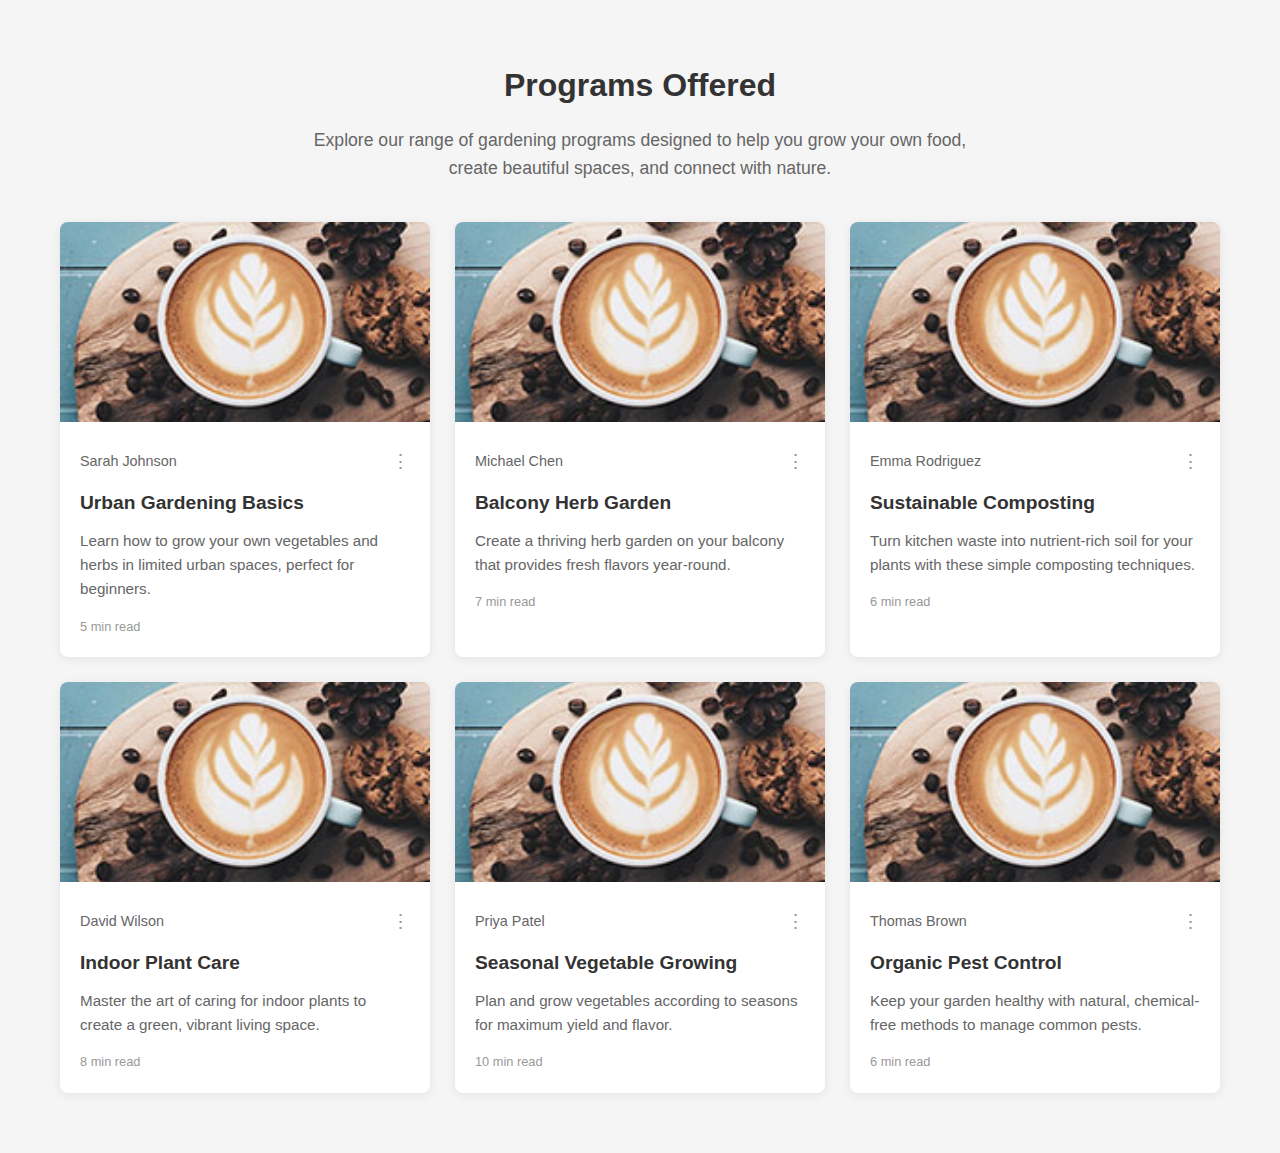
<file: programs1.html>
<!DOCTYPE html>
<html lang="en">
<head>
    <meta charset="UTF-8">
    <meta name="viewport" content="width=device-width, initial-scale=1.0">
    <title>Programs Offered</title>
    <style>
        /* Reset and base styles */
        * {
            margin: 0;
            padding: 0;
            box-sizing: border-box;
            font-family: 'Segoe UI', Tahoma, Geneva, Verdana, sans-serif;
        }

        body {
            background-color: #f5f5f5;
            color: #333;
            line-height: 1.6;
        }

        /* Container styles */
        .containerB {
            max-width: 1200px;
            margin: 0 auto;
            padding: 0 20px;
        }

        /* Section styles */
        .programs-sectionB {
            padding: 60px 0;
        }

        .section-headerB {
            text-align: center;
            margin-bottom: 40px;
        }

        .section-titleB {
            font-size: 2rem;
            font-weight: 700;
            margin-bottom: 15px;
            color: #333;
        }

        .section-descriptionB {
            max-width: 700px;
            margin: 0 auto;
            color: #666;
            font-size: 1.1rem;
        }

        /* Programs grid */
        .programs-gridB {
            display: grid;
            grid-template-columns: 1fr;
            gap: 25px;
        }

        /* Responsive grid adjustments */
        @media (min-width: 768px) {
            .programs-gridB {
                grid-template-columns: repeat(2, 1fr);
            }
        }

        @media (min-width: 1024px) {
            .programs-gridB {
                grid-template-columns: repeat(3, 1fr);
            }
        }

        /* Program card styles */
        .program-cardB {
            background-color: #fff;
            border-radius: 8px;
            overflow: hidden;
            box-shadow: 0 2px 10px rgba(0, 0, 0, 0.08);
            transition: transform 0.3s ease, box-shadow 0.3s ease;
        }

        .program-cardB:hover {
            transform: translateY(-5px);
            box-shadow: 0 5px 15px rgba(0, 0, 0, 0.1);
        }

        .program-imageB {
            width: 100%;
            height: 200px;
            object-fit: cover;
        }

        .program-contentB {
            padding: 20px;
        }

        .program-headerB {
            display: flex;
            justify-content: space-between;
            align-items: center;
            margin-bottom: 15px;
        }

        .author-infoB {
            display: flex;
            align-items: center;
            gap: 10px;
        }

        .author-avatarB {
            width: 30px;
            height: 30px;
            border-radius: 50%;
            object-fit: cover;
        }

        .author-nameB {
            font-size: 0.9rem;
            color: #666;
        }

        .more-optionsB {
            background: none;
            border: none;
            cursor: pointer;
            color: #999;
            font-size: 1.2rem;
        }

        .program-titleB {
            font-size: 1.2rem;
            font-weight: 600;
            margin-bottom: 10px;
            color: #333;
        }

        .program-descriptionB {
            color: #666;
            font-size: 0.95rem;
            margin-bottom: 15px;
        }

        .program-metaB {
            font-size: 0.8rem;
            color: #999;
        }
    </style>
</head>
<body>
    <section class="programs-sectionB">
        <div class="containerB">
            <div class="section-headerB">
                <h2 class="section-titleB">Programs Offered</h2>
                <p class="section-descriptionB">
                    Explore our range of gardening programs designed to help you grow your own food, 
                    create beautiful spaces, and connect with nature.
                </p>
            </div>

            <div class="programs-gridB">
                <!-- Program Card 1 -->
                <div class="program-cardB">
                    <img src="img/menu-3.jpg" alt="Urban Gardening Basics" class="program-imageB">
                    <div class="program-contentB">
                        <div class="program-headerB">
                            <div class="author-infoB">
                               
                                <span class="author-nameB">Sarah Johnson</span>
                            </div>
                            <button class="more-optionsB">⋮</button>
                        </div>
                        <h3 class="program-titleB">Urban Gardening Basics</h3>
                        <p class="program-descriptionB">
                            Learn how to grow your own vegetables and herbs in limited urban spaces, perfect for beginners.
                        </p>
                        <div class="program-metaB">5 min read</div>
                    </div>
                </div>

                <!-- Program Card 2 -->
                <div class="program-cardB">
                    <img src="img/menu-3.jpg" alt="Balcony Herb Garden" class="program-imageB">
                    <div class="program-contentB">
                        <div class="program-headerB">
                            <div class="author-infoB">
                                  <span class="author-nameB">Michael Chen</span>
                            </div>
                            <button class="more-optionsB">⋮</button>
                        </div>
                        <h3 class="program-titleB">Balcony Herb Garden</h3>
                        <p class="program-descriptionB">
                            Create a thriving herb garden on your balcony that provides fresh flavors year-round.
                        </p>
                        <div class="program-metaB">7 min read</div>
                    </div>
                </div>

                <!-- Program Card 3 -->
                <div class="program-cardB">
                    <img src="img/menu-3.jpg" alt="Sustainable Composting" class="program-imageB">
                    <div class="program-contentB">
                        <div class="program-headerB">
                            <div class="author-infoB">
                                  <span class="author-nameB">Emma Rodriguez</span>
                            </div>
                            <button class="more-optionsB">⋮</button>
                        </div>
                        <h3 class="program-titleB">Sustainable Composting</h3>
                        <p class="program-descriptionB">
                            Turn kitchen waste into nutrient-rich soil for your plants with these simple composting techniques.
                        </p>
                        <div class="program-metaB">6 min read</div>
                    </div>
                </div>

                <!-- Program Card 4 -->
                <div class="program-cardB">
                    <img src="img/menu-3.jpg" alt="Indoor Plant Care" class="program-imageB">
                    <div class="program-contentB">
                        <div class="program-headerB">
                            <div class="author-infoB">
                                 <span class="author-nameB">David Wilson</span>
                            </div>
                            <button class="more-optionsB">⋮</button>
                        </div>
                        <h3 class="program-titleB">Indoor Plant Care</h3>
                        <p class="program-descriptionB">
                            Master the art of caring for indoor plants to create a green, vibrant living space.
                        </p>
                        <div class="program-metaB">8 min read</div>
                    </div>
                </div>

                <!-- Program Card 5 -->
                <div class="program-cardB">
                    <img src="img/menu-3.jpg" alt="Seasonal Vegetable Growing" class="program-imageB">
                    <div class="program-contentB">
                        <div class="program-headerB">
                            <div class="author-infoB">
                                 <span class="author-nameB">Priya Patel</span>
                            </div>
                            <button class="more-optionsB">⋮</button>
                        </div>
                        <h3 class="program-titleB">Seasonal Vegetable Growing</h3>
                        <p class="program-descriptionB">
                            Plan and grow vegetables according to seasons for maximum yield and flavor.
                        </p>
                        <div class="program-metaB">10 min read</div>
                    </div>
                </div>

                <!-- Program Card 6 -->
                <div class="program-cardB">
                    <img src="img/menu-3.jpg" alt="Organic Pest Control" class="program-imageB">
                    <div class="program-contentB">
                        <div class="program-headerB">
                            <div class="author-infoB">
                                <span class="author-nameB">Thomas Brown</span>
                            </div>
                            <button class="more-optionsB">⋮</button>
                        </div>
                        <h3 class="program-titleB">Organic Pest Control</h3>
                        <p class="program-descriptionB">
                            Keep your garden healthy with natural, chemical-free methods to manage common pests.
                        </p>
                        <div class="program-metaB">6 min read</div>
                    </div>
                </div>
            </div>
        </div>
    </section>

    <script>
        // JavaScript for additional interactivity
        document.addEventListener('DOMContentLoaded', function() {
            // Get all program cards
            const programCards = document.querySelectorAll('.program-cardB');
            
            // Add click event listeners to cards
            programCards.forEach(card => {
                card.addEventListener('click', function(e) {
                    // Prevent default if clicking on the more options button
                    if (e.target.classList.contains('more-options')) {
                        e.stopPropagation();
                        alert('Options menu clicked');
                        return;
                    }
                    
                    // Get the program title
                    const programTitle = this.querySelector('.program-titleB').textContent;
                    console.log(`Program selected: ${programTitle}`);
                    
                    // You can add navigation to program details page here
                    // window.location.href = `/program-details/${programTitle.toLowerCase().replace(/\s+/g, '-')}`;
                });
            });
            
            // More options button functionality
            const moreOptionsButtons = document.querySelectorAll('.more-optionsB');
            moreOptionsButtons.forEach(button => {
                button.addEventListener('click', function(e) {
                    e.stopPropagation();
                    const programTitle = this.closest('.program-cardB').querySelector('.program-titleB').textContent;
                    alert(`Options for: ${programTitle}`);
                });
            });
        });
    </script>
</body>
</html>
</file>
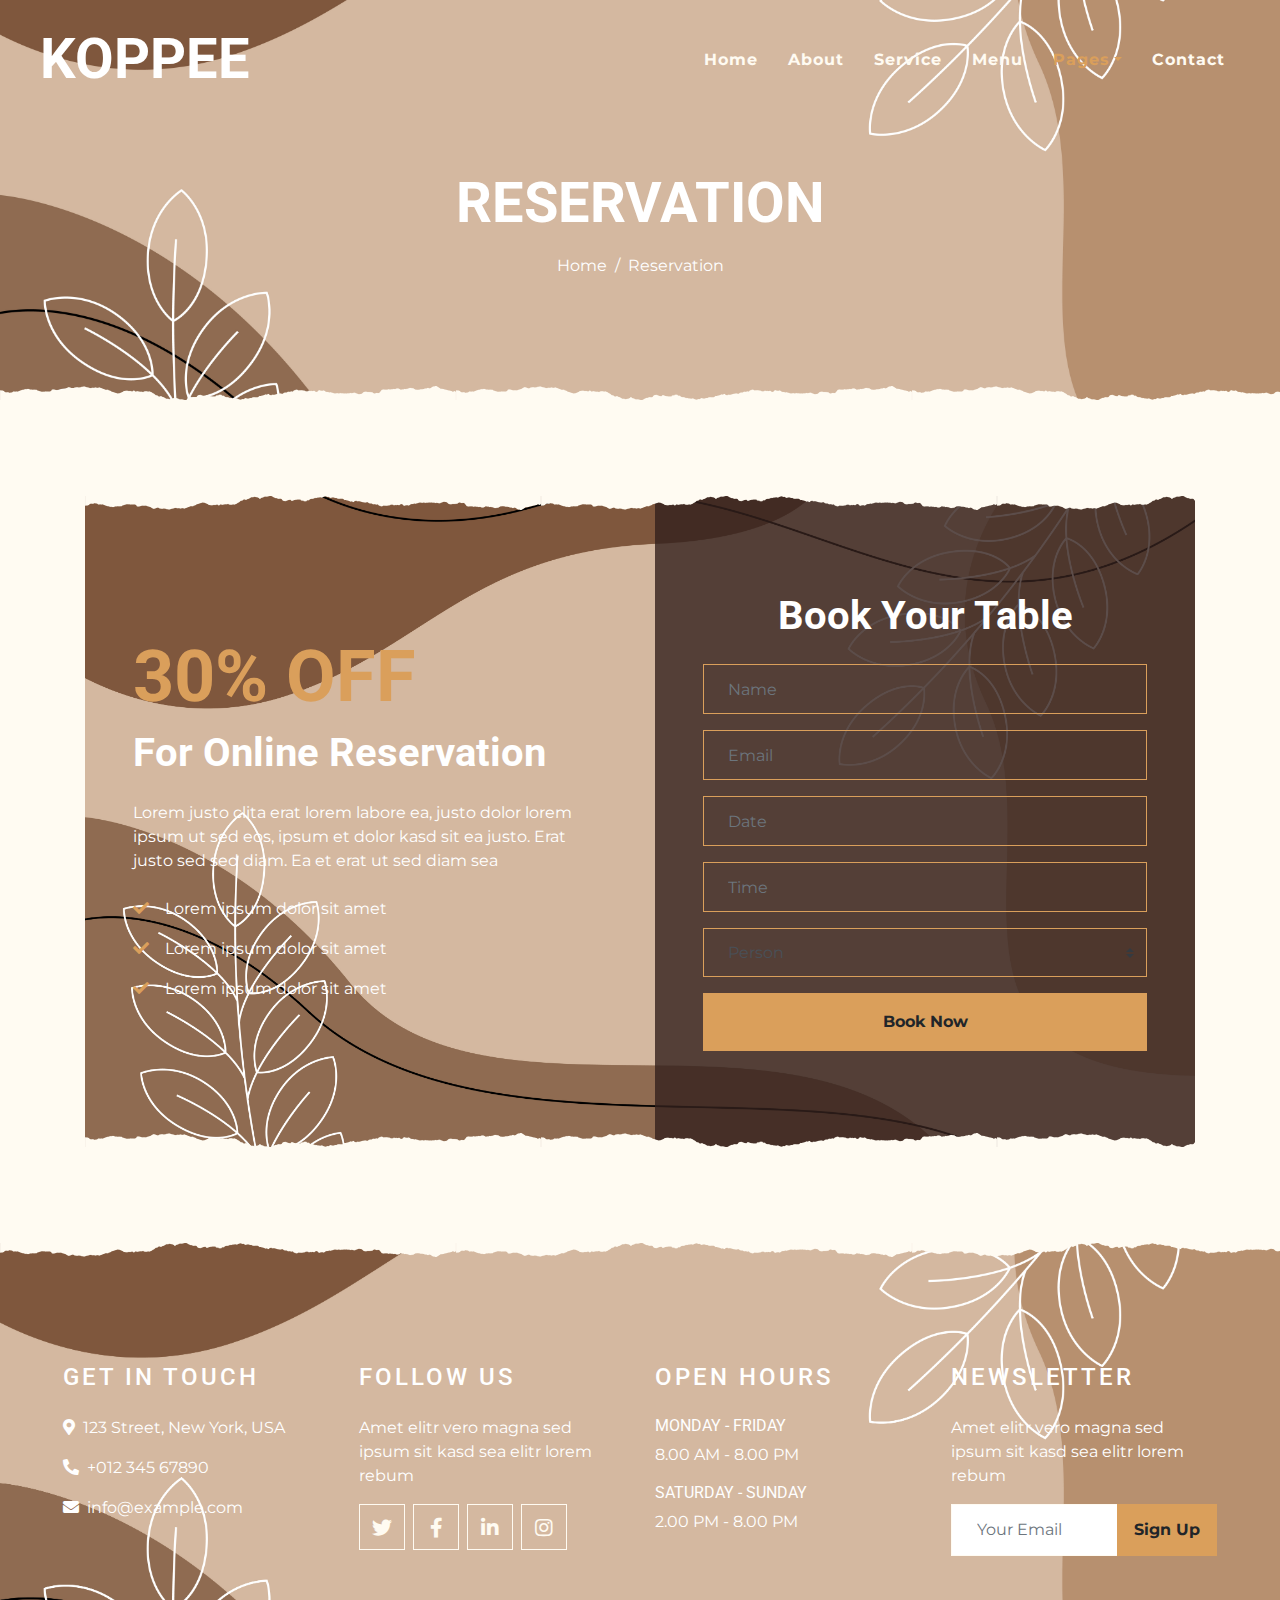
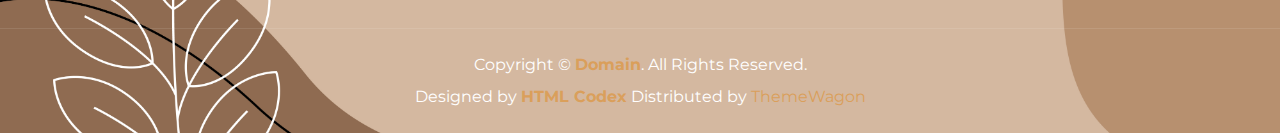
<file: reservation.html>
<!DOCTYPE html>
<html lang="en">

<head>
    <meta charset="utf-8">
    <title>KOPPEE - Coffee Shop HTML Template</title>
    <meta content="width=device-width, initial-scale=1.0" name="viewport">
    <meta content="Free Website Template" name="keywords">
    <meta content="Free Website Template" name="description">

    <!-- Favicon -->
    <link href="img/favicon.ico" rel="icon">

    <!-- Google Font -->
    <link rel="preconnect" href="https://fonts.gstatic.com">
    <link href="https://fonts.googleapis.com/css2?family=Montserrat:wght@200;400&family=Roboto:wght@400;500;700&display=swap" rel="stylesheet"> 

    <!-- Font Awesome -->
    <link href="https://cdnjs.cloudflare.com/ajax/libs/font-awesome/5.10.0/css/all.min.css" rel="stylesheet">

    <!-- Libraries Stylesheet -->
    <link href="lib/owlcarousel/assets/owl.carousel.min.css" rel="stylesheet">
    <link href="lib/tempusdominus/css/tempusdominus-bootstrap-4.min.css" rel="stylesheet" />

    <!-- Customized Bootstrap Stylesheet -->
    <link href="css/style.min.css" rel="stylesheet">
</head>

<body>
    <!-- Navbar Start -->
    <div class="container-fluid p-0 nav-bar">
        <nav class="navbar navbar-expand-lg bg-none navbar-dark py-3">
            <a href="index.html" class="navbar-brand px-lg-4 m-0">
                <h1 class="m-0 display-4 text-uppercase text-white">KOPPEE</h1>
            </a>
            <button type="button" class="navbar-toggler" data-toggle="collapse" data-target="#navbarCollapse">
                <span class="navbar-toggler-icon"></span>
            </button>
            <div class="collapse navbar-collapse justify-content-between" id="navbarCollapse">
                <div class="navbar-nav ml-auto p-4">
                    <a href="index.html" class="nav-item nav-link">Home</a>
                    <a href="about.html" class="nav-item nav-link">About</a>
                    <a href="service.html" class="nav-item nav-link">Service</a>
                    <a href="menu.html" class="nav-item nav-link">Menu</a>
                    <div class="nav-item dropdown">
                        <a href="#" class="nav-link dropdown-toggle active" data-toggle="dropdown">Pages</a>
                        <div class="dropdown-menu text-capitalize">
                            <a href="reservation.html" class="dropdown-item active">Reservation</a>
                            <a href="testimonial.html" class="dropdown-item">Testimonial</a>
                        </div>
                    </div>
                    <a href="contact.html" class="nav-item nav-link">Contact</a>
                </div>
            </div>
        </nav>
    </div>
    <!-- Navbar End -->


    <!-- Page Header Start -->
    <div class="container-fluid page-header mb-5 position-relative overlay-bottom">
        <div class="d-flex flex-column align-items-center justify-content-center pt-0 pt-lg-5" style="min-height: 400px">
            <h1 class="display-4 mb-3 mt-0 mt-lg-5 text-white text-uppercase">Reservation</h1>
            <div class="d-inline-flex mb-lg-5">
                <p class="m-0 text-white"><a class="text-white" href="">Home</a></p>
                <p class="m-0 text-white px-2">/</p>
                <p class="m-0 text-white">Reservation</p>
            </div>
        </div>
    </div>
    <!-- Page Header End -->


    <!-- Reservation Start -->
    <div class="container-fluid py-5">
        <div class="container">
            <div class="reservation position-relative overlay-top overlay-bottom">
                <div class="row align-items-center">
                    <div class="col-lg-6 my-5 my-lg-0">
                        <div class="p-5">
                            <div class="mb-4">
                                <h1 class="display-3 text-primary">30% OFF</h1>
                                <h1 class="text-white">For Online Reservation</h1>
                            </div>
                            <p class="text-white">Lorem justo clita erat lorem labore ea, justo dolor lorem ipsum ut sed eos,
                                ipsum et dolor kasd sit ea justo. Erat justo sed sed diam. Ea et erat ut sed diam sea</p>
                            <ul class="list-inline text-white m-0">
                                <li class="py-2"><i class="fa fa-check text-primary mr-3"></i>Lorem ipsum dolor sit amet</li>
                                <li class="py-2"><i class="fa fa-check text-primary mr-3"></i>Lorem ipsum dolor sit amet</li>
                                <li class="py-2"><i class="fa fa-check text-primary mr-3"></i>Lorem ipsum dolor sit amet</li>
                            </ul>
                        </div>
                    </div>
                    <div class="col-lg-6">
                        <div class="text-center p-5" style="background: rgba(51, 33, 29, .8);">
                            <h1 class="text-white mb-4 mt-5">Book Your Table</h1>
                            <form class="mb-5">
                                <div class="form-group">
                                    <input type="text" class="form-control bg-transparent border-primary p-4" placeholder="Name"
                                        required="required" />
                                </div>
                                <div class="form-group">
                                    <input type="email" class="form-control bg-transparent border-primary p-4" placeholder="Email"
                                        required="required" />
                                </div>
                                <div class="form-group">
                                    <div class="date" id="date" data-target-input="nearest">
                                        <input type="text" class="form-control bg-transparent border-primary p-4 datetimepicker-input" placeholder="Date" data-target="#date" data-toggle="datetimepicker"/>
                                    </div>
                                </div>
                                <div class="form-group">
                                    <div class="time" id="time" data-target-input="nearest">
                                        <input type="text" class="form-control bg-transparent border-primary p-4 datetimepicker-input" placeholder="Time" data-target="#time" data-toggle="datetimepicker"/>
                                    </div>
                                </div>
                                <div class="form-group">
                                    <select class="custom-select bg-transparent border-primary px-4" style="height: 49px;">
                                        <option selected>Person</option>
                                        <option value="1">Person 1</option>
                                        <option value="2">Person 2</option>
                                        <option value="3">Person 3</option>
                                        <option value="3">Person 4</option>
                                    </select>
                                </div>
                                
                                <div>
                                    <button class="btn btn-primary btn-block font-weight-bold py-3" type="submit">Book Now</button>
                                </div>
                            </form>
                        </div>
                    </div>
                </div>
            </div>
        </div>
    </div>
    <!-- Reservation End -->


    <!-- Footer Start -->
    <div class="container-fluid footer text-white mt-5 pt-5 px-0 position-relative overlay-top">
        <div class="row mx-0 pt-5 px-sm-3 px-lg-5 mt-4">
            <div class="col-lg-3 col-md-6 mb-5">
                <h4 class="text-white text-uppercase mb-4" style="letter-spacing: 3px;">Get In Touch</h4>
                <p><i class="fa fa-map-marker-alt mr-2"></i>123 Street, New York, USA</p>
                <p><i class="fa fa-phone-alt mr-2"></i>+012 345 67890</p>
                <p class="m-0"><i class="fa fa-envelope mr-2"></i>info@example.com</p>
            </div>
            <div class="col-lg-3 col-md-6 mb-5">
                <h4 class="text-white text-uppercase mb-4" style="letter-spacing: 3px;">Follow Us</h4>
                <p>Amet elitr vero magna sed ipsum sit kasd sea elitr lorem rebum</p>
                <div class="d-flex justify-content-start">
                    <a class="btn btn-lg btn-outline-light btn-lg-square mr-2" href="#"><i class="fab fa-twitter"></i></a>
                    <a class="btn btn-lg btn-outline-light btn-lg-square mr-2" href="#"><i class="fab fa-facebook-f"></i></a>
                    <a class="btn btn-lg btn-outline-light btn-lg-square mr-2" href="#"><i class="fab fa-linkedin-in"></i></a>
                    <a class="btn btn-lg btn-outline-light btn-lg-square" href="#"><i class="fab fa-instagram"></i></a>
                </div>
            </div>
            <div class="col-lg-3 col-md-6 mb-5">
                <h4 class="text-white text-uppercase mb-4" style="letter-spacing: 3px;">Open Hours</h4>
                <div>
                    <h6 class="text-white text-uppercase">Monday - Friday</h6>
                    <p>8.00 AM - 8.00 PM</p>
                    <h6 class="text-white text-uppercase">Saturday - Sunday</h6>
                    <p>2.00 PM - 8.00 PM</p>
                </div>
            </div>
            <div class="col-lg-3 col-md-6 mb-5">
                <h4 class="text-white text-uppercase mb-4" style="letter-spacing: 3px;">Newsletter</h4>
                <p>Amet elitr vero magna sed ipsum sit kasd sea elitr lorem rebum</p>
                <div class="w-100">
                    <div class="input-group">
                        <input type="text" class="form-control border-light" style="padding: 25px;" placeholder="Your Email">
                        <div class="input-group-append">
                            <button class="btn btn-primary font-weight-bold px-3">Sign Up</button>
                        </div>
                    </div>
                </div>
            </div>
        </div>
        <div class="container-fluid text-center text-white border-top mt-4 py-4 px-sm-3 px-md-5" style="border-color: rgba(256, 256, 256, .1) !important;">
            <p class="mb-2 text-white">Copyright &copy; <a class="font-weight-bold" href="#">Domain</a>. All Rights Reserved.</a></p>
            <p class="m-0 text-white">Designed by <a class="font-weight-bold" href="https://htmlcodex.com">HTML Codex</a> Distributed by <a href="https://themewagon.com" target="_blank">ThemeWagon</a></a></p>
        </div>
    </div>
    <!-- Footer End -->


    <!-- Back to Top -->
    <a href="#" class="btn btn-lg btn-primary btn-lg-square back-to-top"><i class="fa fa-angle-double-up"></i></a>


    <!-- JavaScript Libraries -->
    <script src="https://code.jquery.com/jquery-3.4.1.min.js"></script>
    <script src="https://stackpath.bootstrapcdn.com/bootstrap/4.4.1/js/bootstrap.bundle.min.js"></script>
    <script src="lib/easing/easing.min.js"></script>
    <script src="lib/waypoints/waypoints.min.js"></script>
    <script src="lib/owlcarousel/owl.carousel.min.js"></script>
    <script src="lib/tempusdominus/js/moment.min.js"></script>
    <script src="lib/tempusdominus/js/moment-timezone.min.js"></script>
    <script src="lib/tempusdominus/js/tempusdominus-bootstrap-4.min.js"></script>

    <!-- Contact Javascript File -->
    <script src="mail/jqBootstrapValidation.min.js"></script>
    <script src="mail/contact.js"></script>

    <!-- Template Javascript -->
    <script src="js/main.js"></script>
</body>

</html>
</file>
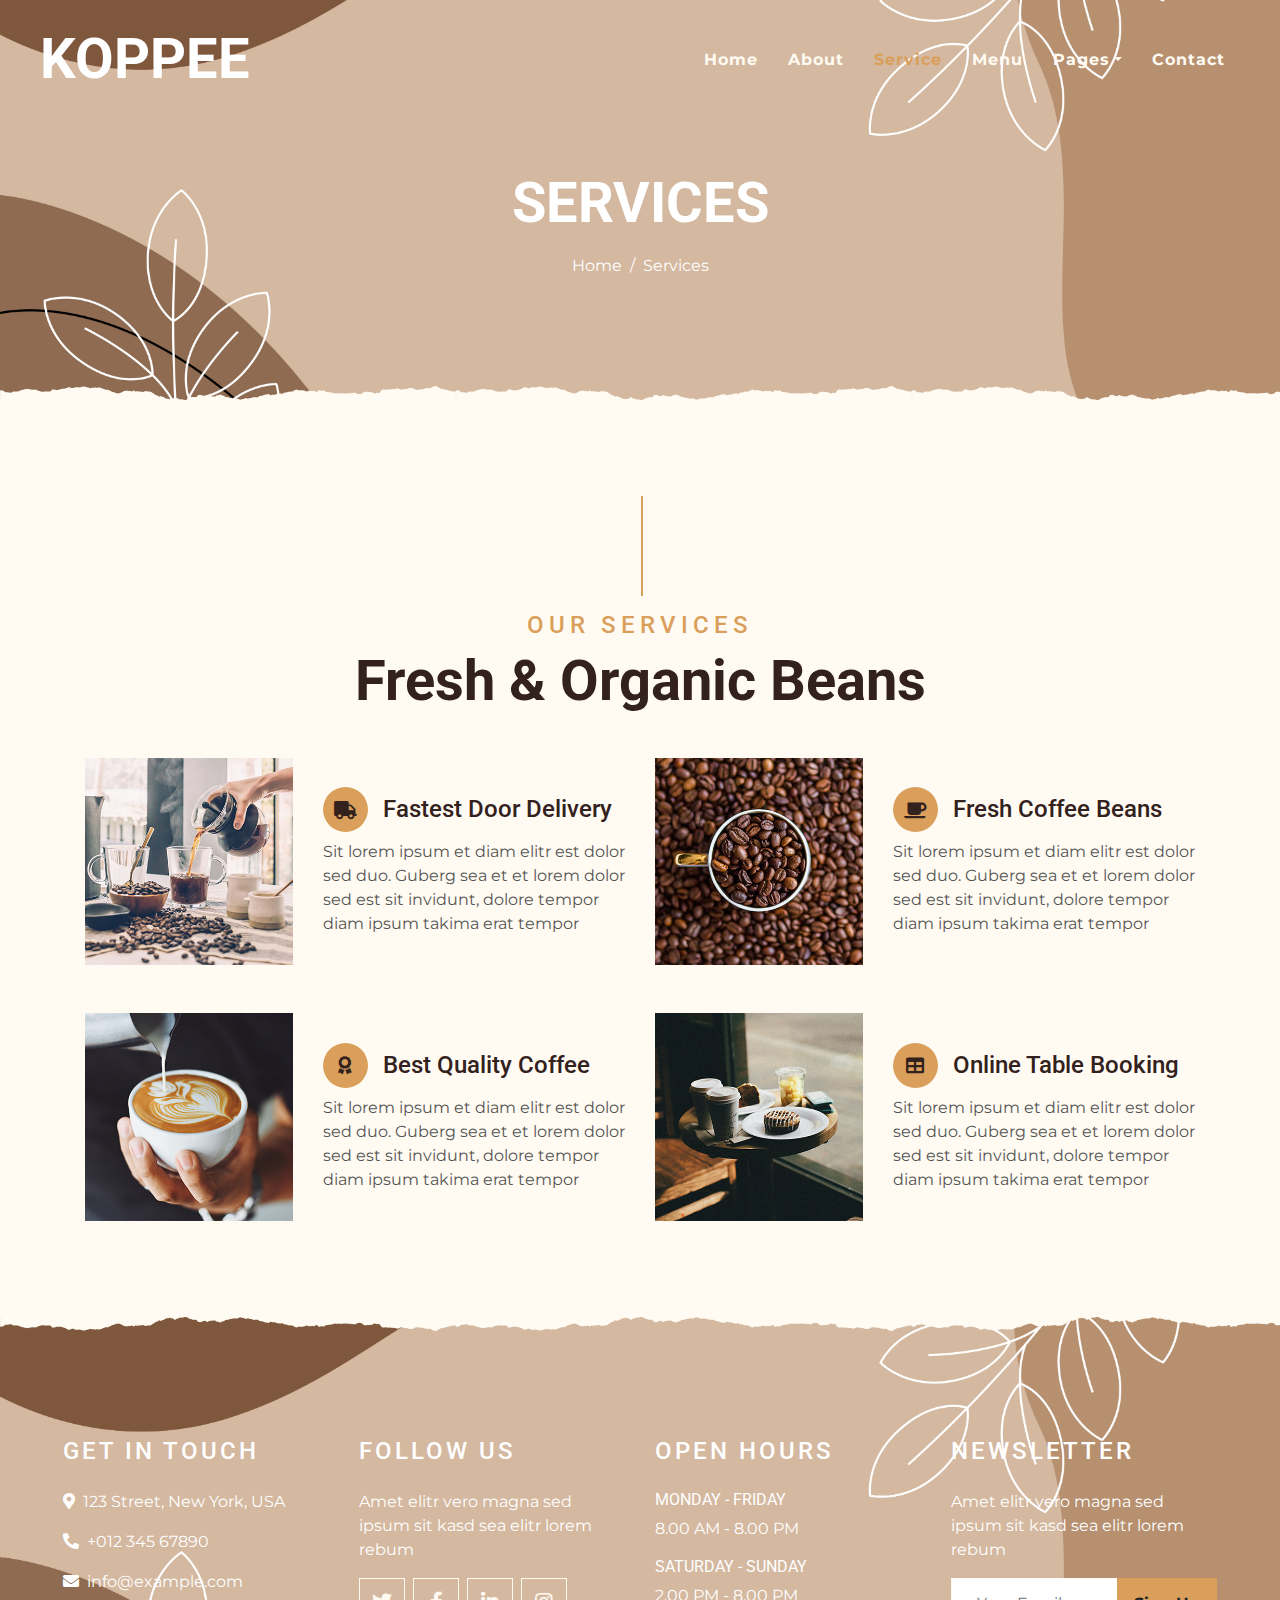
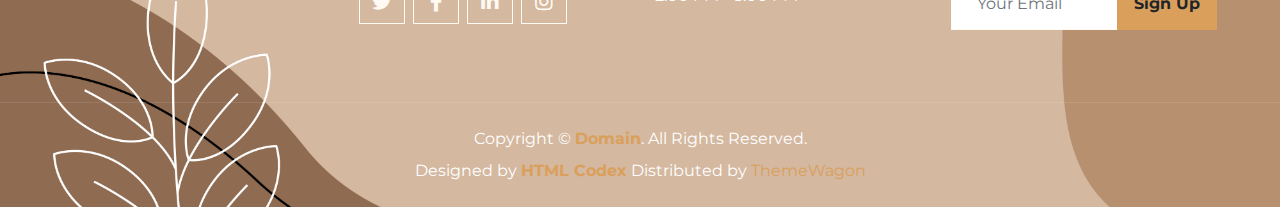
<file: service.html>
<!DOCTYPE html>
<html lang="en">

<head>
    <meta charset="utf-8">
    <title>KOPPEE - Coffee Shop HTML Template</title>
    <meta content="width=device-width, initial-scale=1.0" name="viewport">
    <meta content="Free Website Template" name="keywords">
    <meta content="Free Website Template" name="description">

    <!-- Favicon -->
    <link href="img/favicon.ico" rel="icon">

    <!-- Google Font -->
    <link rel="preconnect" href="https://fonts.gstatic.com">
    <link href="https://fonts.googleapis.com/css2?family=Montserrat:wght@200;400&family=Roboto:wght@400;500;700&display=swap" rel="stylesheet"> 

    <!-- Font Awesome -->
    <link href="https://cdnjs.cloudflare.com/ajax/libs/font-awesome/5.10.0/css/all.min.css" rel="stylesheet">

    <!-- Libraries Stylesheet -->
    <link href="lib/owlcarousel/assets/owl.carousel.min.css" rel="stylesheet">
    <link href="lib/tempusdominus/css/tempusdominus-bootstrap-4.min.css" rel="stylesheet" />

    <!-- Customized Bootstrap Stylesheet -->
    <link href="css/style.min.css" rel="stylesheet">
</head>

<body>
    <!-- Navbar Start -->
    <div class="container-fluid p-0 nav-bar">
        <nav class="navbar navbar-expand-lg bg-none navbar-dark py-3">
            <a href="index.html" class="navbar-brand px-lg-4 m-0">
                <h1 class="m-0 display-4 text-uppercase text-white">KOPPEE</h1>
            </a>
            <button type="button" class="navbar-toggler" data-toggle="collapse" data-target="#navbarCollapse">
                <span class="navbar-toggler-icon"></span>
            </button>
            <div class="collapse navbar-collapse justify-content-between" id="navbarCollapse">
                <div class="navbar-nav ml-auto p-4">
                    <a href="index.html" class="nav-item nav-link">Home</a>
                    <a href="about.html" class="nav-item nav-link">About</a>
                    <a href="service.html" class="nav-item nav-link active">Service</a>
                    <a href="menu.html" class="nav-item nav-link">Menu</a>
                    <div class="nav-item dropdown">
                        <a href="#" class="nav-link dropdown-toggle" data-toggle="dropdown">Pages</a>
                        <div class="dropdown-menu text-capitalize">
                            <a href="reservation.html" class="dropdown-item">Reservation</a>
                            <a href="testimonial.html" class="dropdown-item">Testimonial</a>
                        </div>
                    </div>
                    <a href="contact.html" class="nav-item nav-link">Contact</a>
                </div>
            </div>
        </nav>
    </div>
    <!-- Navbar End -->


    <!-- Page Header Start -->
    <div class="container-fluid page-header mb-5 position-relative overlay-bottom">
        <div class="d-flex flex-column align-items-center justify-content-center pt-0 pt-lg-5" style="min-height: 400px">
            <h1 class="display-4 mb-3 mt-0 mt-lg-5 text-white text-uppercase">Services</h1>
            <div class="d-inline-flex mb-lg-5">
                <p class="m-0 text-white"><a class="text-white" href="">Home</a></p>
                <p class="m-0 text-white px-2">/</p>
                <p class="m-0 text-white">Services</p>
            </div>
        </div>
    </div>
    <!-- Page Header End -->


    <!-- Service Start -->
    <div class="container-fluid pt-5">
        <div class="container">
            <div class="section-title">
                <h4 class="text-primary text-uppercase" style="letter-spacing: 5px;">Our Services</h4>
                <h1 class="display-4">Fresh & Organic Beans</h1>
            </div>
            <div class="row">
                <div class="col-lg-6 mb-5">
                    <div class="row align-items-center">
                        <div class="col-sm-5">
                            <img class="img-fluid mb-3 mb-sm-0" src="img/service-1.jpg" alt="">
                        </div>
                        <div class="col-sm-7">
                            <h4><i class="fa fa-truck service-icon"></i>Fastest Door Delivery</h4>
                            <p class="m-0">Sit lorem ipsum et diam elitr est dolor sed duo. Guberg sea et et lorem dolor sed est sit
                                invidunt, dolore tempor diam ipsum takima erat tempor</p>
                        </div>
                    </div>
                </div>
                <div class="col-lg-6 mb-5">
                    <div class="row align-items-center">
                        <div class="col-sm-5">
                            <img class="img-fluid mb-3 mb-sm-0" src="img/service-2.jpg" alt="">
                        </div>
                        <div class="col-sm-7">
                            <h4><i class="fa fa-coffee service-icon"></i>Fresh Coffee Beans</h4>
                            <p class="m-0">Sit lorem ipsum et diam elitr est dolor sed duo. Guberg sea et et lorem dolor sed est sit
                                invidunt, dolore tempor diam ipsum takima erat tempor</p>
                        </div>
                    </div>
                </div>
                <div class="col-lg-6 mb-5">
                    <div class="row align-items-center">
                        <div class="col-sm-5">
                            <img class="img-fluid mb-3 mb-sm-0" src="img/service-3.jpg" alt="">
                        </div>
                        <div class="col-sm-7">
                            <h4><i class="fa fa-award service-icon"></i>Best Quality Coffee</h4>
                            <p class="m-0">Sit lorem ipsum et diam elitr est dolor sed duo. Guberg sea et et lorem dolor sed est sit
                                invidunt, dolore tempor diam ipsum takima erat tempor</p>
                        </div>
                    </div>
                </div>
                <div class="col-lg-6 mb-5">
                    <div class="row align-items-center">
                        <div class="col-sm-5">
                            <img class="img-fluid mb-3 mb-sm-0" src="img/service-4.jpg" alt="">
                        </div>
                        <div class="col-sm-7">
                            <h4><i class="fa fa-table service-icon"></i>Online Table Booking</h4>
                            <p class="m-0">Sit lorem ipsum et diam elitr est dolor sed duo. Guberg sea et et lorem dolor sed est sit
                                invidunt, dolore tempor diam ipsum takima erat tempor</p>
                        </div>
                    </div>
                </div>
            </div>
        </div>
    </div>
    <!-- Service End -->


    <!-- Footer Start -->
    <div class="container-fluid footer text-white mt-5 pt-5 px-0 position-relative overlay-top">
        <div class="row mx-0 pt-5 px-sm-3 px-lg-5 mt-4">
            <div class="col-lg-3 col-md-6 mb-5">
                <h4 class="text-white text-uppercase mb-4" style="letter-spacing: 3px;">Get In Touch</h4>
                <p><i class="fa fa-map-marker-alt mr-2"></i>123 Street, New York, USA</p>
                <p><i class="fa fa-phone-alt mr-2"></i>+012 345 67890</p>
                <p class="m-0"><i class="fa fa-envelope mr-2"></i>info@example.com</p>
            </div>
            <div class="col-lg-3 col-md-6 mb-5">
                <h4 class="text-white text-uppercase mb-4" style="letter-spacing: 3px;">Follow Us</h4>
                <p>Amet elitr vero magna sed ipsum sit kasd sea elitr lorem rebum</p>
                <div class="d-flex justify-content-start">
                    <a class="btn btn-lg btn-outline-light btn-lg-square mr-2" href="#"><i class="fab fa-twitter"></i></a>
                    <a class="btn btn-lg btn-outline-light btn-lg-square mr-2" href="#"><i class="fab fa-facebook-f"></i></a>
                    <a class="btn btn-lg btn-outline-light btn-lg-square mr-2" href="#"><i class="fab fa-linkedin-in"></i></a>
                    <a class="btn btn-lg btn-outline-light btn-lg-square" href="#"><i class="fab fa-instagram"></i></a>
                </div>
            </div>
            <div class="col-lg-3 col-md-6 mb-5">
                <h4 class="text-white text-uppercase mb-4" style="letter-spacing: 3px;">Open Hours</h4>
                <div>
                    <h6 class="text-white text-uppercase">Monday - Friday</h6>
                    <p>8.00 AM - 8.00 PM</p>
                    <h6 class="text-white text-uppercase">Saturday - Sunday</h6>
                    <p>2.00 PM - 8.00 PM</p>
                </div>
            </div>
            <div class="col-lg-3 col-md-6 mb-5">
                <h4 class="text-white text-uppercase mb-4" style="letter-spacing: 3px;">Newsletter</h4>
                <p>Amet elitr vero magna sed ipsum sit kasd sea elitr lorem rebum</p>
                <div class="w-100">
                    <div class="input-group">
                        <input type="text" class="form-control border-light" style="padding: 25px;" placeholder="Your Email">
                        <div class="input-group-append">
                            <button class="btn btn-primary font-weight-bold px-3">Sign Up</button>
                        </div>
                    </div>
                </div>
            </div>
        </div>
        <div class="container-fluid text-center text-white border-top mt-4 py-4 px-sm-3 px-md-5" style="border-color: rgba(256, 256, 256, .1) !important;">
            <p class="mb-2 text-white">Copyright &copy; <a class="font-weight-bold" href="#">Domain</a>. All Rights Reserved.</a></p>
            <p class="m-0 text-white">Designed by <a class="font-weight-bold" href="https://htmlcodex.com">HTML Codex</a> Distributed by <a href="https://themewagon.com" target="_blank">ThemeWagon</a></a></p>
        </div>
    </div>
    <!-- Footer End -->


    <!-- Back to Top -->
    <a href="#" class="btn btn-lg btn-primary btn-lg-square back-to-top"><i class="fa fa-angle-double-up"></i></a>


    <!-- JavaScript Libraries -->
    <script src="https://code.jquery.com/jquery-3.4.1.min.js"></script>
    <script src="https://stackpath.bootstrapcdn.com/bootstrap/4.4.1/js/bootstrap.bundle.min.js"></script>
    <script src="lib/easing/easing.min.js"></script>
    <script src="lib/waypoints/waypoints.min.js"></script>
    <script src="lib/owlcarousel/owl.carousel.min.js"></script>
    <script src="lib/tempusdominus/js/moment.min.js"></script>
    <script src="lib/tempusdominus/js/moment-timezone.min.js"></script>
    <script src="lib/tempusdominus/js/tempusdominus-bootstrap-4.min.js"></script>

    <!-- Contact Javascript File -->
    <script src="mail/jqBootstrapValidation.min.js"></script>
    <script src="mail/contact.js"></script>

    <!-- Template Javascript -->
    <script src="js/main.js"></script>
</body>

</html>
</file>
